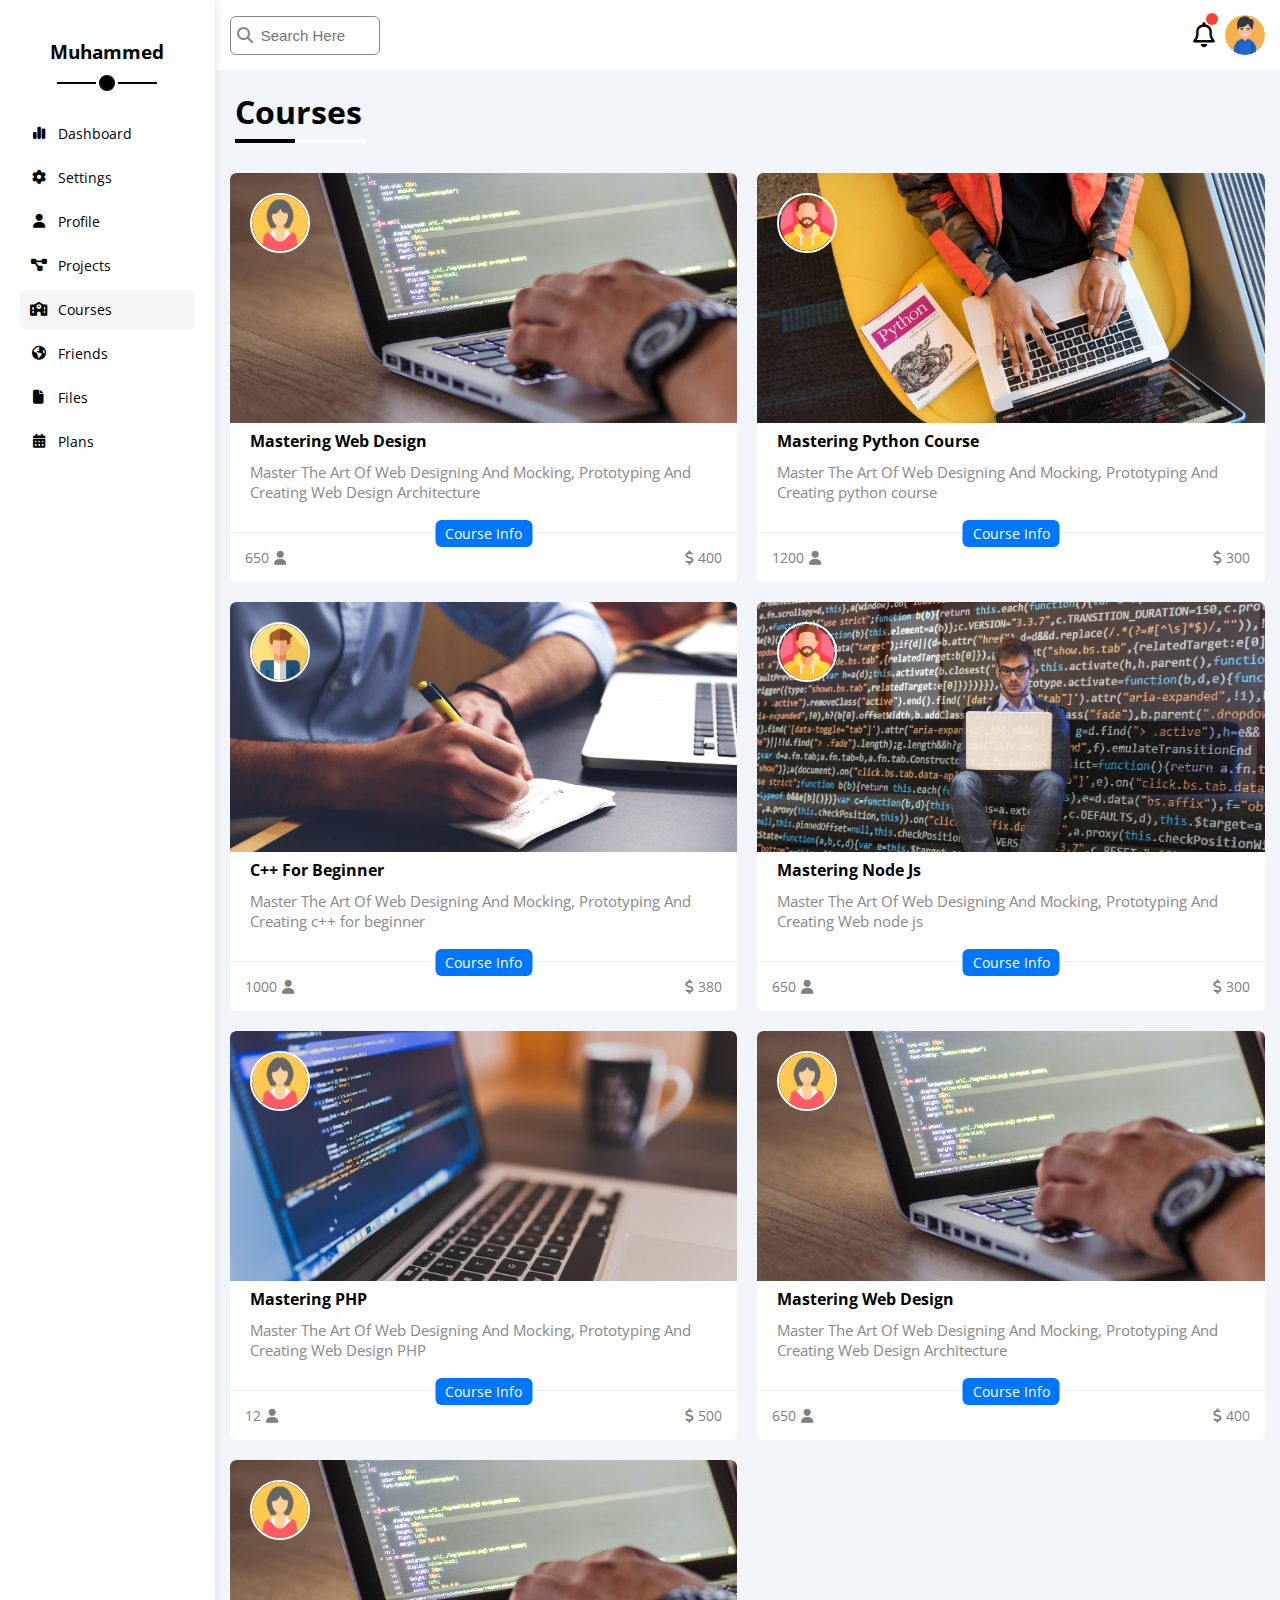
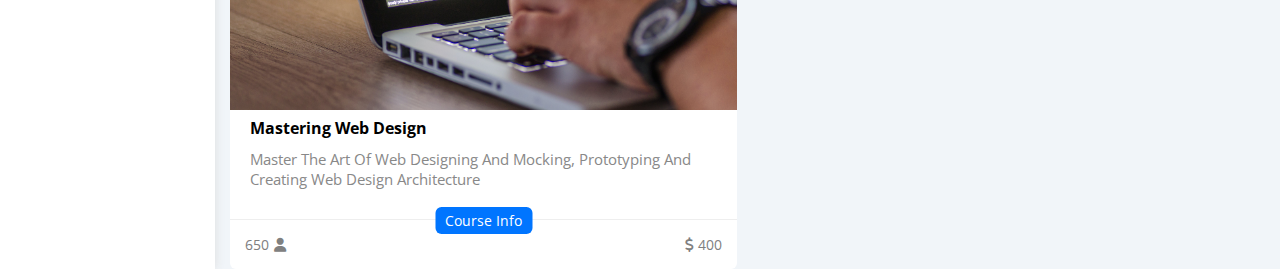
<file: courses.html>
<!DOCTYPE html>
<html lang="en">

<head>
    <meta charset="UTF-8" />
    <meta name="viewport" content="width=device-width, initial-scale=1.0" />
    <title>T4 courses</title>
    <!-- font awesome -->
    <link rel="stylesheet" href="css/all.min.css" />
    <!-- google fonts -->
    <link rel="preconnect" href="https://fonts.googleapis.com" />
    <link rel="preconnect" href="https://fonts.gstatic.com" crossorigin />
    <link href="https://fonts.googleapis.com/css2?family=Open+Sans:wght@300;400;500;600;700;800&display=swap"
        rel="stylesheet" />
    <!-- css -->
    <link rel="stylesheet" href="css/framework.css" />
    <link rel="stylesheet" href="css/master.css" />
</head>

<body>
    <div class="page d-flex">
        <div class="sidebar bg-white p-20 p-relative">
            <h1>M</h1>
            <h3 class="p-relative txt-c mt-o">Muhammed</h3>
            <ul>
                <li>
                    <a href="index.html" class="d-flex align-center c-black fs-14 rad-6 p-10">
                        <i class="fa-solid fa-chart-simple fa-fw"></i>
                        <span class="fs-14 ml-10">dashboard</span>
                    </a>
                </li>
                <li>
                    <a href="settings.html" class="d-flex align-center c-black fs-14 rad-6 p-10">
                        <i class="fa-solid fa-gear fa-fw"></i>
                        <span class="fs-14 ml-10">settings</span>
                    </a>
                </li>
                <li>
                    <a href="profile.html" class="d-flex align-center c-black fs-14 rad-6 p-10">
                        <i class="fa-solid fa-user fa-fw"></i>
                        <span class="fs-14 ml-10">profile</span>
                    </a>
                </li>
                <li>
                    <a href="projects.html" class="d-flex align-center c-black fs-14 rad-6 p-10">
                        <i class="fa-solid fa-diagram-project fa-fw"></i>
                        <span class="fs-14 ml-10">projects</span>
                    </a>
                </li>
                <li>
                    <a href="courses.html" class="active d-flex align-center c-black fs-14 rad-6 p-10">
                        <i class="fa-solid fa-school fa-fw"></i>
                        <span class="fs-14 ml-10">courses</span>
                    </a>
                </li>
                <li>
                    <a href="friends.html" class="d-flex align-center c-black fs-14 rad-6 p-10">
                        <i class="fa-solid fa-earth-americas fa-fw"></i>
                        <span class="fs-14 ml-10">friends</span>
                    </a>
                </li>
                <li>
                    <a href="index.html" class="d-flex align-center c-black fs-14 rad-6 p-10">
                        <i class="fa-solid fa-file fa-fw"></i>
                        <span class="fs-14 ml-10">files</span>
                    </a>
                </li>
                <li>
                    <a href="plans.html" class="d-flex align-center c-black fs-14 rad-6 p-10">
                        <i class="fa-solid fa-calendar-days fa-fw"></i>
                        <span class="fs-14 ml-10">plans</span>
                    </a>
                </li>
            </ul>
        </div>
        <div class="content w-full">
            <!-- Start Head -->
            <div class="head p-15 flex-between bg-white">
                <div class="search p-relative">
                    <input class="searchInput p-10 rad-6" type="search" name="search" id="search"
                        placeholder="Search Here" />
                </div>
                <div class="person d-flex">
                    <div class="notification p-relative d-flex align-center">
                        <i class="fa-regular fa-bell fa-lg"></i>
                    </div>
                    <img src="./images/person.png" alt="user" class="ml-10" />
                </div>
            </div>
            <!-- End Head -->
            <h1 class="p-relative">courses</h1>
            <div class="courses">
                <div class="card rad-6 bg-white ">
                    <div class="avatar">
                        <img src="./images/t1.png" alt="" srcset="">
                        <img src="./images/pexels-lukas-574071.jpg" alt="">
                    </div>
                    <div class="para">
                        <h4 class="capitalize mb-0 mt-7">mastering web design</h4>
                        <p class="c-gray fs-15 mt-10 mb-30">Master The Art Of Web Designing And Mocking, Prototyping And
                            Creating Web Design Architecture
                        </p>
                    </div>
                    <div class="info flex-between">
                        <span class="capitalize c-white d-block bg-blue btn-shape">course info</span>
                        <div class="person d-flex align-center">
                            <span class="d-block mr-5">650</span>
                            <i class="fa-solid fa-user"></i>
                        </div>
                        <div class="cost d-flex align-center">
                            <i class="fa-solid fa-dollar-sign  mr-5"></i>
                            <span class="d-block">400</span>
                        </div>
                    </div>
                </div>
                <div class="card rad-6 bg-white ">
                    <div class="avatar">
                        <img src="./images/t2.png" alt="" srcset="">
                        <img src="./images/pexels-python.jpg" alt="">
                    </div>
                    <div class="para">
                        <h4 class="capitalize mb-0 mt-7">mastering python course</h4>
                        <p class="c-gray fs-15 mt-10 mb-30">Master The Art Of Web Designing And Mocking, Prototyping And
                            Creating python course
                        </p>
                    </div>
                    <div class="info flex-between">
                        <span class="capitalize c-white d-block bg-blue btn-shape">course info</span>
                        <div class="person d-flex align-center">
                            <span class="d-block mr-5">1200</span>
                            <i class="fa-solid fa-user"></i>
                        </div>
                        <div class="cost d-flex align-center">
                            <i class="fa-solid fa-dollar-sign  mr-5"></i>
                            <span class="d-block">300</span>
                        </div>
                    </div>
                </div>
                <div class="card rad-6 bg-white ">
                    <div class="avatar">
                        <img src="./images/t3.png" alt="" srcset="">
                        <img src="./images/man-593333_1280.jpg" alt="">
                    </div>
                    <div class="para">
                        <h4 class="capitalize mb-0 mt-7">c++ for beginner</h4>
                        <p class="c-gray fs-15 mt-10 mb-30">Master The Art Of Web Designing And Mocking, Prototyping And
                            Creating c++ for beginner
                        </p>
                    </div>
                    <div class="info flex-between">
                        <span class="capitalize c-white d-block bg-blue btn-shape">course info</span>
                        <div class="person d-flex align-center">
                            <span class="d-block mr-5">1000</span>
                            <i class="fa-solid fa-user"></i>
                        </div>
                        <div class="cost d-flex align-center">
                            <i class="fa-solid fa-dollar-sign  mr-5"></i>
                            <span class="d-block">380</span>
                        </div>
                    </div>
                </div>
                <div class="card rad-6 bg-white ">
                    <div class="avatar">
                        <img src="./images/t2.png" alt="" srcset="">
                        <img src="./images/programmer.jpg" alt="">
                    </div>
                    <div class="para">
                        <h4 class="capitalize mb-0 mt-7">mastering node js</h4>
                        <p class="c-gray fs-15 mt-10 mb-30">Master The Art Of Web Designing And Mocking, Prototyping And
                            Creating Web node js
                        </p>
                    </div>
                    <div class="info flex-between">
                        <span class="capitalize c-white d-block bg-blue btn-shape">course info</span>
                        <div class="person d-flex align-center">
                            <span class="d-block mr-5">650</span>
                            <i class="fa-solid fa-user"></i>
                        </div>
                        <div class="cost d-flex align-center">
                            <i class="fa-solid fa-dollar-sign  mr-5"></i>
                            <span class="d-block">300</span>
                        </div>
                    </div>
                </div>
                <div class="card rad-6 bg-white ">
                    <div class="avatar">
                        <img src="./images/t1.png" alt="" srcset="">
                        <img src="./images/coding.jpg" alt="">
                    </div>
                    <div class="para">
                        <h4 class="capitalize mb-0 mt-7">mastering PHP</h4>
                        <p class="c-gray fs-15 mt-10 mb-30">Master The Art Of Web Designing And Mocking, Prototyping And
                            Creating Web Design PHP
                        </p>
                    </div>
                    <div class="info flex-between">
                        <span class="capitalize c-white d-block bg-blue btn-shape">course info</span>
                        <div class="person d-flex align-center">
                            <span class="d-block mr-5">12</span>
                            <i class="fa-solid fa-user"></i>
                        </div>
                        <div class="cost d-flex align-center">
                            <i class="fa-solid fa-dollar-sign  mr-5"></i>
                            <span class="d-block">500</span>
                        </div>
                    </div>
                </div>
                <div class="card rad-6 bg-white ">
                    <div class="avatar">
                        <img src="./images/t1.png" alt="" srcset="">
                        <img src="./images/pexels-lukas-574071.jpg" alt="">
                    </div>
                    <div class="para">
                        <h4 class="capitalize mb-0 mt-7">mastering web design</h4>
                        <p class="c-gray fs-15 mt-10 mb-30">Master The Art Of Web Designing And Mocking, Prototyping And Creating Web Design Architecture
                        </p>
                    </div>
                    <div class="info flex-between">
                        <span class="capitalize c-white d-block bg-blue btn-shape">course info</span>
                        <div class="person d-flex align-center">
                            <span class="d-block mr-5">650</span>
                            <i class="fa-solid fa-user"></i>
                        </div>
                        <div class="cost d-flex align-center">
                            <i class="fa-solid fa-dollar-sign  mr-5"></i>
                            <span class="d-block">400</span>
                        </div>
                    </div>
                </div>
                <div class="card rad-6 bg-white ">
                    <div class="avatar">
                        <img src="./images/t1.png" alt="" srcset="">
                        <img src="./images/pexels-lukas-574071.jpg" alt="">
                    </div>
                    <div class="para">
                        <h4 class="capitalize mb-0 mt-7">mastering web design</h4>
                        <p class="c-gray fs-15 mt-10 mb-30">Master The Art Of Web Designing And Mocking, Prototyping And Creating Web Design Architecture
                        </p>
                    </div>
                    <div class="info flex-between">
                        <span class="capitalize c-white d-block bg-blue btn-shape">course info</span>
                        <div class="person d-flex align-center">
                            <span class="d-block mr-5">650</span>
                            <i class="fa-solid fa-user"></i>
                        </div>
                        <div class="cost d-flex align-center">
                            <i class="fa-solid fa-dollar-sign  mr-5"></i>
                            <span class="d-block">400</span>
                        </div>
                    </div>
                </div>
            </div>
        </div>
    </div>
</body>

</html>
</file>
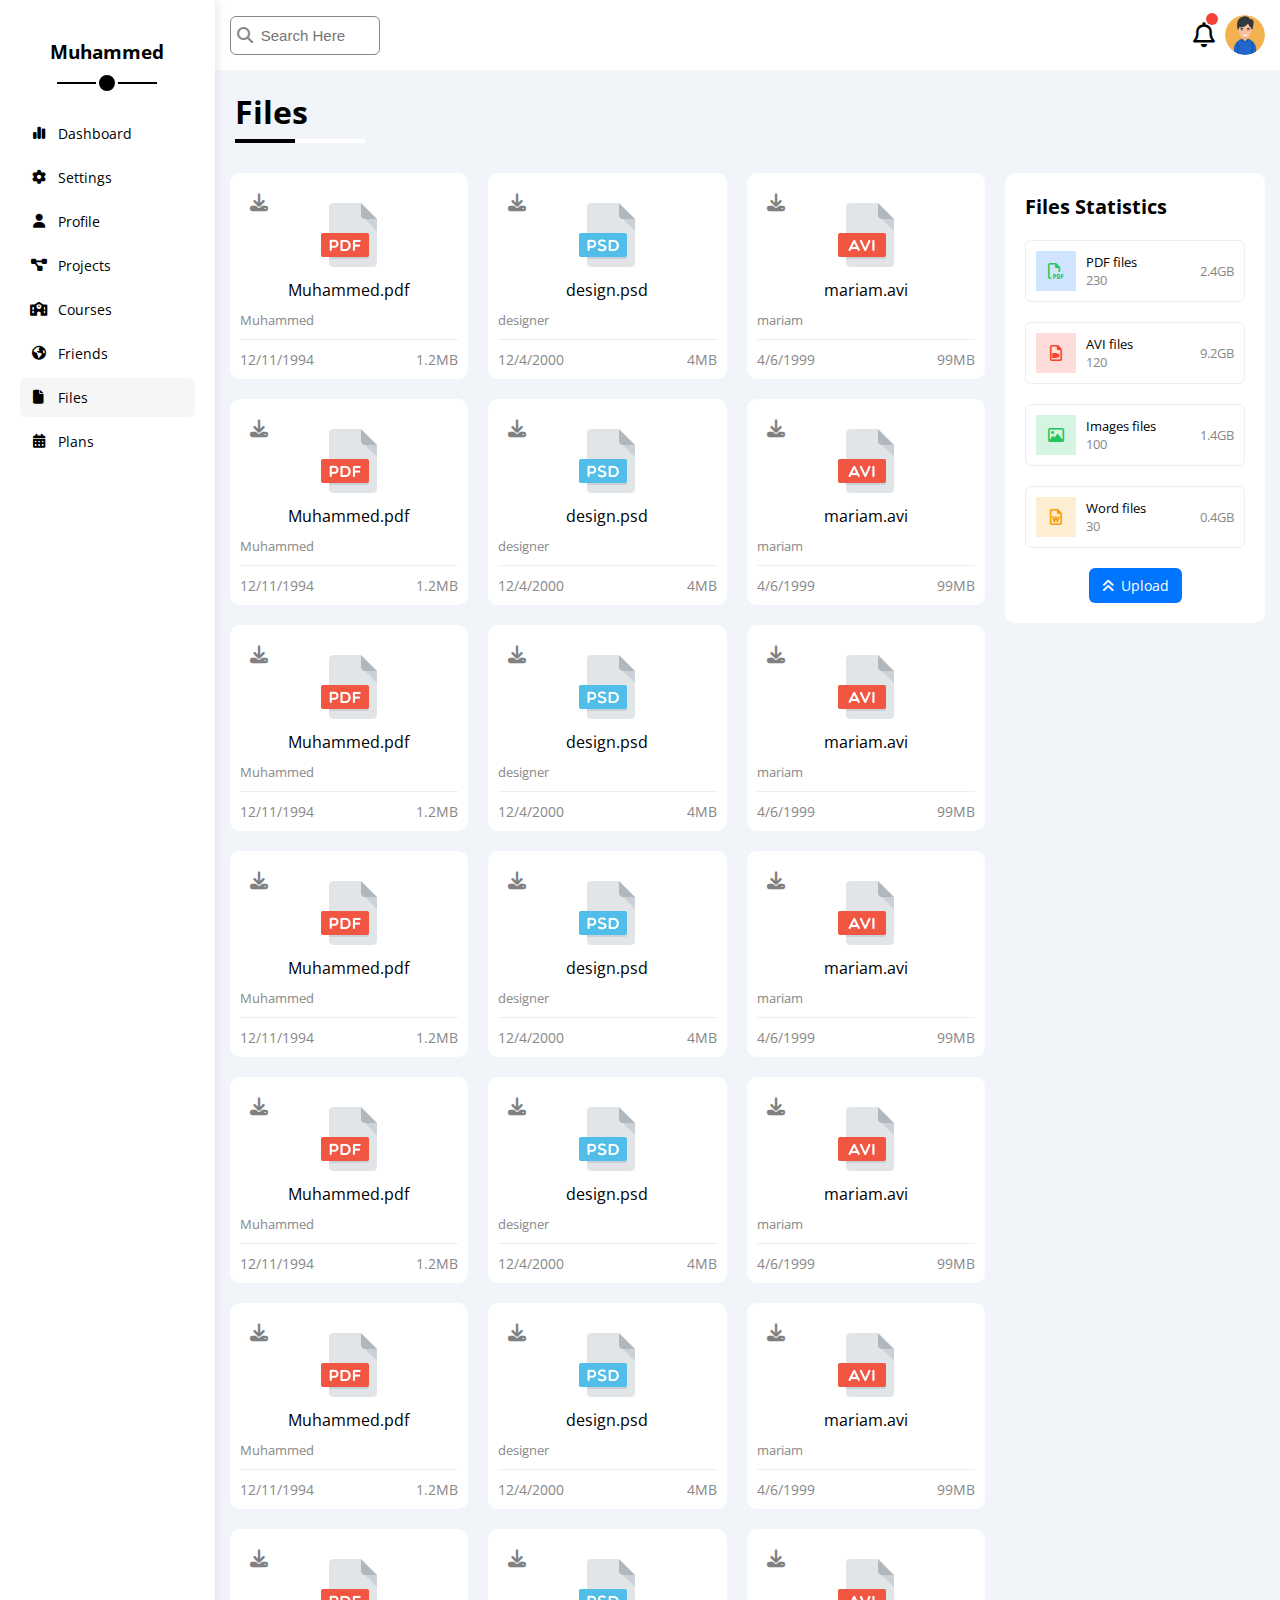
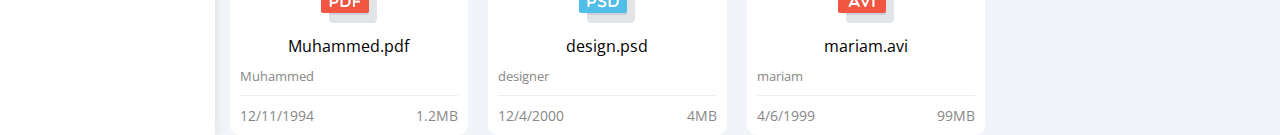
<file: files.html>
<!DOCTYPE html>
<html lang="en">

<head>
    <meta charset="UTF-8" />
    <meta name="viewport" content="width=device-width, initial-scale=1.0" />
    <title>T4 Files</title>
    <!-- font awesome -->
    <link rel="stylesheet" href="css/all.min.css" />
    <!-- google fonts -->
    <link rel="preconnect" href="https://fonts.googleapis.com" />
    <link rel="preconnect" href="https://fonts.gstatic.com" crossorigin />
    <link href="https://fonts.googleapis.com/css2?family=Open+Sans:wght@300;400;500;600;700;800&display=swap"
        rel="stylesheet" />
    <!-- css -->
    <link rel="stylesheet" href="css/framework.css" />
    <link rel="stylesheet" href="css/master.css" />
</head>

<body>
    <div class="page d-flex">
        <div class="sidebar bg-white p-20 p-relative">
            <h1>M</h1>
            <h3 class="p-relative txt-c mt-o">Muhammed</h3>
            <ul>
                <li>
                    <a href="index.html" class="d-flex align-center c-black fs-14 rad-6 p-10">
                        <i class="fa-solid fa-chart-simple fa-fw"></i>
                        <span class="fs-14 ml-10">dashboard</span>
                    </a>
                </li>
                <li>
                    <a href="settings.html" class="d-flex align-center c-black fs-14 rad-6 p-10">
                        <i class="fa-solid fa-gear fa-fw"></i>
                        <span class="fs-14 ml-10">settings</span>
                    </a>
                </li>
                <li>
                    <a href="profile.html" class="d-flex align-center c-black fs-14 rad-6 p-10">
                        <i class="fa-solid fa-user fa-fw"></i>
                        <span class="fs-14 ml-10">profile</span>
                    </a>
                </li>
                <li>
                    <a href="projects.html" class="d-flex align-center c-black fs-14 rad-6 p-10">
                        <i class="fa-solid fa-diagram-project fa-fw"></i>
                        <span class="fs-14 ml-10">projects</span>
                    </a>
                </li>
                <li>
                    <a href="courses.html" class="d-flex align-center c-black fs-14 rad-6 p-10">
                        <i class="fa-solid fa-school fa-fw"></i>
                        <span class="fs-14 ml-10">courses</span>
                    </a>
                </li>
                <li>
                    <a href="friends.html" class="d-flex align-center c-black fs-14 rad-6 p-10">
                        <i class="fa-solid fa-earth-americas fa-fw"></i>
                        <span class="fs-14 ml-10">friends</span>
                    </a>
                </li>
                <li>
                    <a href="files.html" class="active d-flex align-center c-black fs-14 rad-6 p-10">
                        <i class="fa-solid fa-file fa-fw"></i>
                        <span class="fs-14 ml-10">files</span>
                    </a>
                </li>
                <li>
                    <a href="plans.html" class="d-flex align-center c-black fs-14 rad-6 p-10">
                        <i class="fa-solid fa-calendar-days fa-fw"></i>
                        <span class="fs-14 ml-10">plans</span>
                    </a>
                </li>
            </ul>
        </div>
        <div class="content w-full">
            <!-- Start Head -->
            <div class="head p-15 flex-between bg-white">
                <div class="search p-relative">
                    <input class="searchInput p-10 rad-6" type="search" name="search" id="search"
                        placeholder="Search Here" />
                </div>
                <div class="person d-flex">
                    <div class="notification p-relative d-flex align-center">
                        <i class="fa-regular fa-bell fa-lg"></i>
                    </div>
                    <img src="./images/person.png" alt="user" class="ml-10" />
                </div>
            </div>
            <!-- End Head -->
            <h1 class="p-relative">files</h1>
            <div class="files-page">
                <div class="stats bg-white p-20 rad-10 txt-c-mobile fs-13">
                    <h2 class="capitalize m-0">files statistics</h2>
                    <div class="stat d-flex align-center border-eee rad-6 p-10 mt-20">
                        <i class="fa-regular fa-file-pdf blue c-blue"></i>
                        <div class="info">
                            <p class="m-0">PDF files</p>
                            <span class="d-block c-gray">230</span>
                        </div>
                        <span class="size d-block c-gray">2.4GB</span>
                    </div>
                    <div class="stat d-flex align-center border-eee rad-6 p-10 mt-20">
                        <i class="fa-regular fa-file-video red"></i>
                        <div class="info">
                            <p class="m-0">AVI files</p>
                            <span class="d-block c-gray">120</span>
                        </div>
                        <span class="size d-block c-gray">9.2GB</span>
                    </div>
                    <div class="stat d-flex align-center border-eee rad-6 p-10 mt-20">
                        <i class="fa-regular fa-image green"></i>
                        <div class="info">
                            <p class="m-0">Images files</p>
                            <span class="d-block c-gray">100</span>
                        </div>
                        <span class="size d-block c-gray">1.4GB</span>
                    </div>
                    <div class="stat d-flex align-center border-eee rad-6 p-10 mt-20">
                        <i class="fa-regular fa-file-word yellow"></i>
                        <div class="info">
                            <p class="m-0">Word files</p>
                            <span class="d-block c-gray">30</span>
                        </div>
                        <span class="size d-block c-gray">0.4GB</span>
                    </div>
                    <div class="upload bg-blue c-white d-flex align-center">
                        <i class="fa-solid fa-angles-up mr-7"></i>
                        <span class="d-block">Upload</span>
                    </div>
                </div>
                <div class="files">
                    <div class="file rad-10 bg-white p-10 txt-c p-relative">
                        <i class="fa-solid fa-download download"></i>
                        <img src="./images/pdf.png" alt="">
                        <div class="mt-7">Muhammed.pdf</div>
                        <span class="author d-block c-gray fs-13">Muhammed</span>
                        <div class="info flex-between c-gray">
                            <div class="date">12/11/1994</div>
                            <div class="size">1.2MB</div>
                        </div>
                    </div>
                    <div class="file rad-10 bg-white p-10 txt-c p-relative">
                        <i class="fa-solid fa-download download"></i>
                        <img src="./images/psd.png" alt="">
                        <div class="mt-7">design.psd</div>
                        <span class="author d-block c-gray fs-13">designer</span>
                        <div class="info flex-between c-gray">
                            <div class="date">12/4/2000</div>
                            <div class="size">4MB</div>
                        </div>
                    </div>
                    <div class="file rad-10 bg-white p-10 txt-c p-relative">
                        <i class="fa-solid fa-download download"></i>
                        <img src="./images/avi.png" alt="">
                        <div class="mt-7">mariam.avi</div>
                        <span class="author d-block c-gray fs-13">mariam</span>
                        <div class="info flex-between c-gray">
                            <div class="date">4/6/1999</div>
                            <div class="size">99MB</div>
                        </div>
                    </div>
                    <div class="file rad-10 bg-white p-10 txt-c p-relative">
                        <i class="fa-solid fa-download download"></i>
                        <img src="./images/pdf.png" alt="">
                        <div class="mt-7">Muhammed.pdf</div>
                        <span class="author d-block c-gray fs-13">Muhammed</span>
                        <div class="info flex-between c-gray">
                            <div class="date">12/11/1994</div>
                            <div class="size">1.2MB</div>
                        </div>
                    </div>
                    <div class="file rad-10 bg-white p-10 txt-c p-relative">
                        <i class="fa-solid fa-download download"></i>
                        <img src="./images/psd.png" alt="">
                        <div class="mt-7">design.psd</div>
                        <span class="author d-block c-gray fs-13">designer</span>
                        <div class="info flex-between c-gray">
                            <div class="date">12/4/2000</div>
                            <div class="size">4MB</div>
                        </div>
                    </div>
                    <div class="file rad-10 bg-white p-10 txt-c p-relative">
                        <i class="fa-solid fa-download download"></i>
                        <img src="./images/avi.png" alt="">
                        <div class="mt-7">mariam.avi</div>
                        <span class="author d-block c-gray fs-13">mariam</span>
                        <div class="info flex-between c-gray">
                            <div class="date">4/6/1999</div>
                            <div class="size">99MB</div>
                        </div>
                    </div>
                    <div class="file rad-10 bg-white p-10 txt-c p-relative">
                        <i class="fa-solid fa-download download"></i>
                        <img src="./images/pdf.png" alt="">
                        <div class="mt-7">Muhammed.pdf</div>
                        <span class="author d-block c-gray fs-13">Muhammed</span>
                        <div class="info flex-between c-gray">
                            <div class="date">12/11/1994</div>
                            <div class="size">1.2MB</div>
                        </div>
                    </div>
                    <div class="file rad-10 bg-white p-10 txt-c p-relative">
                        <i class="fa-solid fa-download download"></i>
                        <img src="./images/psd.png" alt="">
                        <div class="mt-7">design.psd</div>
                        <span class="author d-block c-gray fs-13">designer</span>
                        <div class="info flex-between c-gray">
                            <div class="date">12/4/2000</div>
                            <div class="size">4MB</div>
                        </div>
                    </div>
                    <div class="file rad-10 bg-white p-10 txt-c p-relative">
                        <i class="fa-solid fa-download download"></i>
                        <img src="./images/avi.png" alt="">
                        <div class="mt-7">mariam.avi</div>
                        <span class="author d-block c-gray fs-13">mariam</span>
                        <div class="info flex-between c-gray">
                            <div class="date">4/6/1999</div>
                            <div class="size">99MB</div>
                        </div>
                    </div>
                    <div class="file rad-10 bg-white p-10 txt-c p-relative">
                        <i class="fa-solid fa-download download"></i>
                        <img src="./images/pdf.png" alt="">
                        <div class="mt-7">Muhammed.pdf</div>
                        <span class="author d-block c-gray fs-13">Muhammed</span>
                        <div class="info flex-between c-gray">
                            <div class="date">12/11/1994</div>
                            <div class="size">1.2MB</div>
                        </div>
                    </div>
                    <div class="file rad-10 bg-white p-10 txt-c p-relative">
                        <i class="fa-solid fa-download download"></i>
                        <img src="./images/psd.png" alt="">
                        <div class="mt-7">design.psd</div>
                        <span class="author d-block c-gray fs-13">designer</span>
                        <div class="info flex-between c-gray">
                            <div class="date">12/4/2000</div>
                            <div class="size">4MB</div>
                        </div>
                    </div>
                    <div class="file rad-10 bg-white p-10 txt-c p-relative">
                        <i class="fa-solid fa-download download"></i>
                        <img src="./images/avi.png" alt="">
                        <div class="mt-7">mariam.avi</div>
                        <span class="author d-block c-gray fs-13">mariam</span>
                        <div class="info flex-between c-gray">
                            <div class="date">4/6/1999</div>
                            <div class="size">99MB</div>
                        </div>
                    </div>
                    <div class="file rad-10 bg-white p-10 txt-c p-relative">
                        <i class="fa-solid fa-download download"></i>
                        <img src="./images/pdf.png" alt="">
                        <div class="mt-7">Muhammed.pdf</div>
                        <span class="author d-block c-gray fs-13">Muhammed</span>
                        <div class="info flex-between c-gray">
                            <div class="date">12/11/1994</div>
                            <div class="size">1.2MB</div>
                        </div>
                    </div>
                    <div class="file rad-10 bg-white p-10 txt-c p-relative">
                        <i class="fa-solid fa-download download"></i>
                        <img src="./images/psd.png" alt="">
                        <div class="mt-7">design.psd</div>
                        <span class="author d-block c-gray fs-13">designer</span>
                        <div class="info flex-between c-gray">
                            <div class="date">12/4/2000</div>
                            <div class="size">4MB</div>
                        </div>
                    </div>
                    <div class="file rad-10 bg-white p-10 txt-c p-relative">
                        <i class="fa-solid fa-download download"></i>
                        <img src="./images/avi.png" alt="">
                        <div class="mt-7">mariam.avi</div>
                        <span class="author d-block c-gray fs-13">mariam</span>
                        <div class="info flex-between c-gray">
                            <div class="date">4/6/1999</div>
                            <div class="size">99MB</div>
                        </div>
                    </div>
                    <div class="file rad-10 bg-white p-10 txt-c p-relative">
                        <i class="fa-solid fa-download download"></i>
                        <img src="./images/pdf.png" alt="">
                        <div class="mt-7">Muhammed.pdf</div>
                        <span class="author d-block c-gray fs-13">Muhammed</span>
                        <div class="info flex-between c-gray">
                            <div class="date">12/11/1994</div>
                            <div class="size">1.2MB</div>
                        </div>
                    </div>
                    <div class="file rad-10 bg-white p-10 txt-c p-relative">
                        <i class="fa-solid fa-download download"></i>
                        <img src="./images/psd.png" alt="">
                        <div class="mt-7">design.psd</div>
                        <span class="author d-block c-gray fs-13">designer</span>
                        <div class="info flex-between c-gray">
                            <div class="date">12/4/2000</div>
                            <div class="size">4MB</div>
                        </div>
                    </div>
                    <div class="file rad-10 bg-white p-10 txt-c p-relative">
                        <i class="fa-solid fa-download download"></i>
                        <img src="./images/avi.png" alt="">
                        <div class="mt-7">mariam.avi</div>
                        <span class="author d-block c-gray fs-13">mariam</span>
                        <div class="info flex-between c-gray">
                            <div class="date">4/6/1999</div>
                            <div class="size">99MB</div>
                        </div>
                    </div>
                    <div class="file rad-10 bg-white p-10 txt-c p-relative">
                        <i class="fa-solid fa-download download"></i>
                        <img src="./images/pdf.png" alt="">
                        <div class="mt-7">Muhammed.pdf</div>
                        <span class="author d-block c-gray fs-13">Muhammed</span>
                        <div class="info flex-between c-gray">
                            <div class="date">12/11/1994</div>
                            <div class="size">1.2MB</div>
                        </div>
                    </div>
                    <div class="file rad-10 bg-white p-10 txt-c p-relative">
                        <i class="fa-solid fa-download download"></i>
                        <img src="./images/psd.png" alt="">
                        <div class="mt-7">design.psd</div>
                        <span class="author d-block c-gray fs-13">designer</span>
                        <div class="info flex-between c-gray">
                            <div class="date">12/4/2000</div>
                            <div class="size">4MB</div>
                        </div>
                    </div>
                    <div class="file rad-10 bg-white p-10 txt-c p-relative">
                        <i class="fa-solid fa-download download"></i>
                        <img src="./images/avi.png" alt="">
                        <div class="mt-7">mariam.avi</div>
                        <span class="author d-block c-gray fs-13">mariam</span>
                        <div class="info flex-between c-gray">
                            <div class="date">4/6/1999</div>
                            <div class="size">99MB</div>
                        </div>
                    </div>
                </div>
            </div>

        </div>
    </div>
    </div>
</body>

</html>
</file>
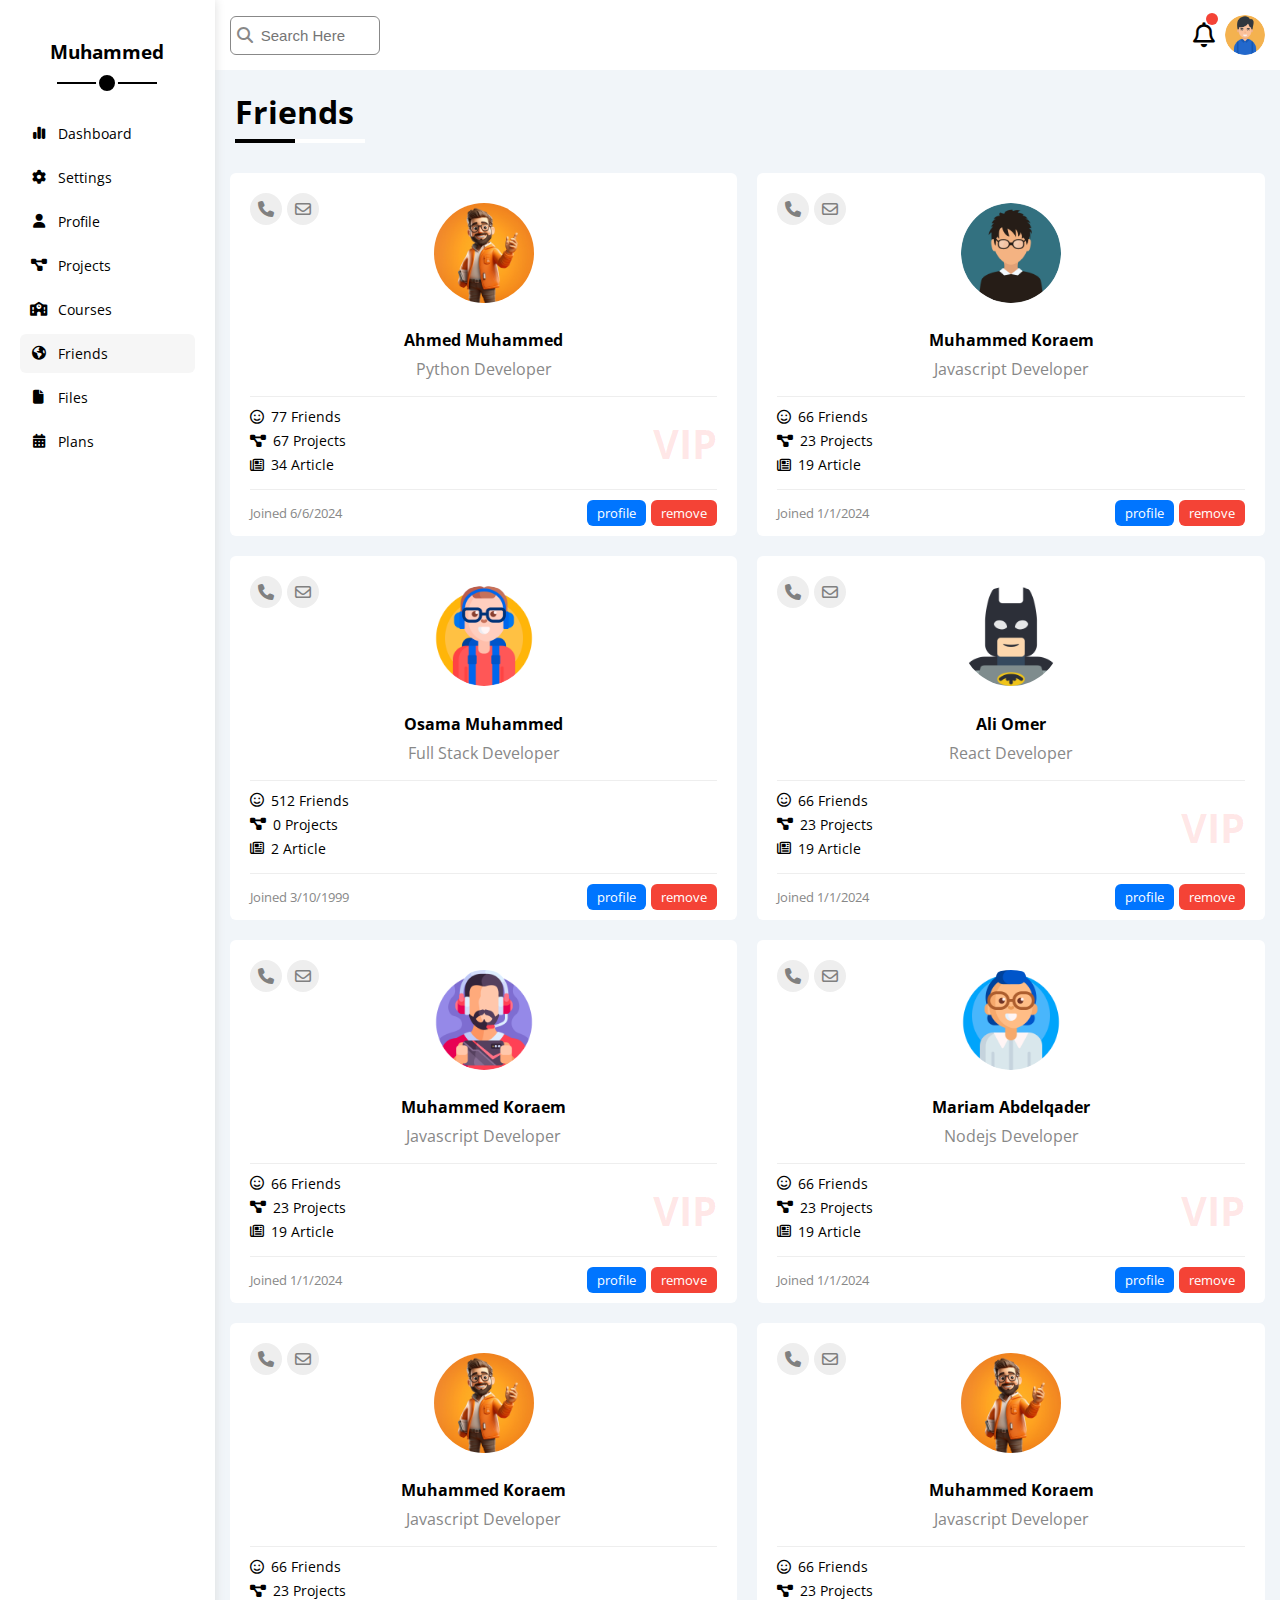
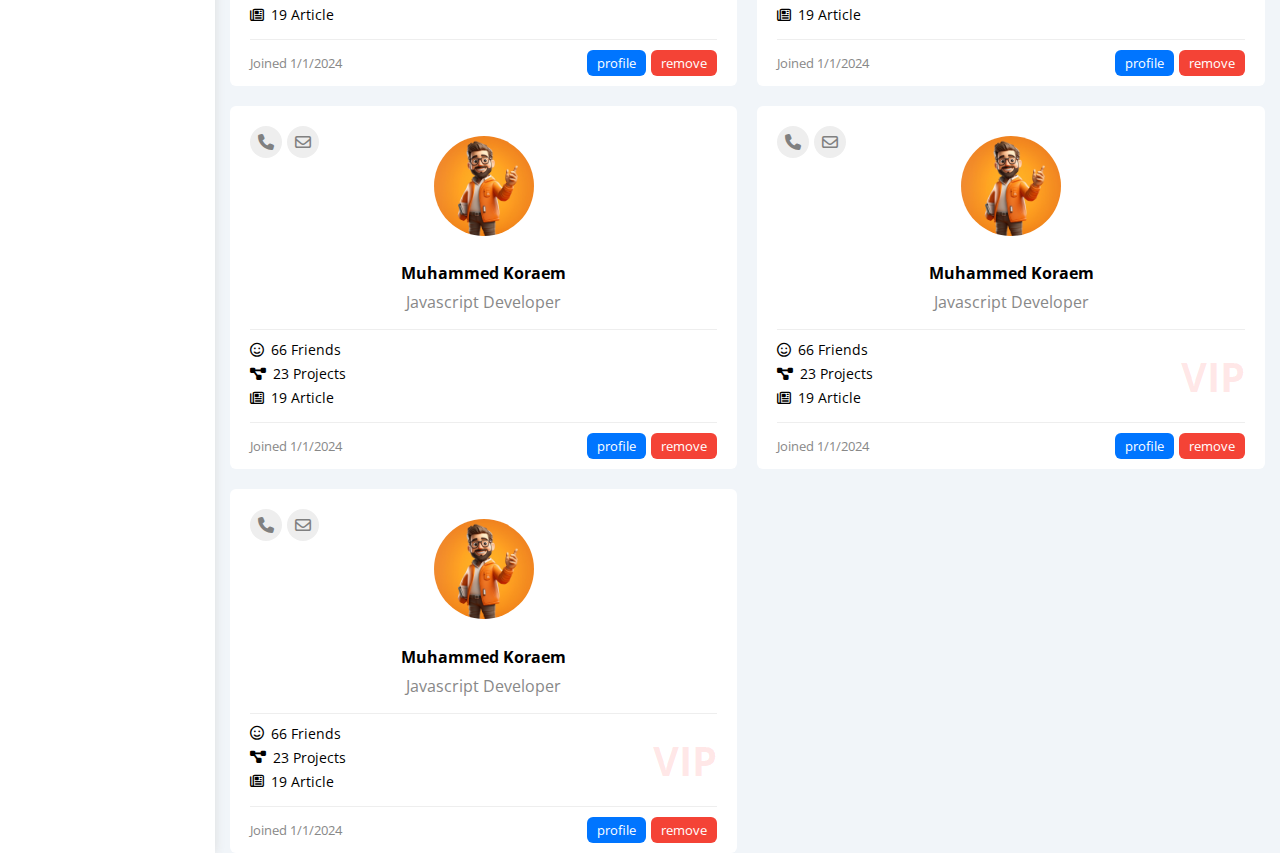
<file: friends.html>
<!DOCTYPE html>
<html lang="en">

<head>
    <meta charset="UTF-8" />
    <meta name="viewport" content="width=device-width, initial-scale=1.0" />
    <title>T4 Friends</title>
    <!-- font awesome -->
    <link rel="stylesheet" href="css/all.min.css" />
    <!-- google fonts -->
    <link rel="preconnect" href="https://fonts.googleapis.com" />
    <link rel="preconnect" href="https://fonts.gstatic.com" crossorigin />
    <link href="https://fonts.googleapis.com/css2?family=Open+Sans:wght@300;400;500;600;700;800&display=swap"
        rel="stylesheet" />
    <!-- css -->
    <link rel="stylesheet" href="css/framework.css" />
    <link rel="stylesheet" href="css/master.css" />
</head>

<body>
    <div class="page d-flex">
        <div class="sidebar bg-white p-20 p-relative">
            <h1>M</h1>
            <h3 class="p-relative txt-c mt-o">Muhammed</h3>
            <ul>
                <li>
                    <a href="index.html" class="d-flex align-center c-black fs-14 rad-6 p-10">
                        <i class="fa-solid fa-chart-simple fa-fw"></i>
                        <span class="fs-14 ml-10">dashboard</span>
                    </a>
                </li>
                <li>
                    <a href="settings.html" class="d-flex align-center c-black fs-14 rad-6 p-10">
                        <i class="fa-solid fa-gear fa-fw"></i>
                        <span class="fs-14 ml-10">settings</span>
                    </a>
                </li>
                <li>
                    <a href="profile.html" class="d-flex align-center c-black fs-14 rad-6 p-10">
                        <i class="fa-solid fa-user fa-fw"></i>
                        <span class="fs-14 ml-10">profile</span>
                    </a>
                </li>
                <li>
                    <a href="projects.html" class="d-flex align-center c-black fs-14 rad-6 p-10">
                        <i class="fa-solid fa-diagram-project fa-fw"></i>
                        <span class="fs-14 ml-10">projects</span>
                    </a>
                </li>
                <li>
                    <a href="courses.html" class="d-flex align-center c-black fs-14 rad-6 p-10">
                        <i class="fa-solid fa-school fa-fw"></i>
                        <span class="fs-14 ml-10">courses</span>
                    </a>
                </li>
                <li>
                    <a href="friends.html" class="active d-flex align-center c-black fs-14 rad-6 p-10">
                        <i class="fa-solid fa-earth-americas fa-fw"></i>
                        <span class="fs-14 ml-10">friends</span>
                    </a>
                </li>
                <li>
                    <a href="files.html" class="d-flex align-center c-black fs-14 rad-6 p-10">
                        <i class="fa-solid fa-file fa-fw"></i>
                        <span class="fs-14 ml-10">files</span>
                    </a>
                </li>
                <li>
                    <a href="plans.html" class="d-flex align-center c-black fs-14 rad-6 p-10">
                        <i class="fa-solid fa-calendar-days fa-fw"></i>
                        <span class="fs-14 ml-10">plans</span>
                    </a>
                </li>
            </ul>
        </div>
        <div class="content w-full">
            <!-- Start Head -->
            <div class="head p-15 flex-between bg-white">
                <div class="search p-relative">
                    <input class="searchInput p-10 rad-6" type="search" name="search" id="search"
                        placeholder="Search Here" />
                </div>
                <div class="person d-flex">
                    <div class="notification p-relative d-flex align-center">
                        <i class="fa-regular fa-bell fa-lg"></i>
                    </div>
                    <img src="./images/person.png" alt="user" class="ml-10" />
                </div>
            </div>
            <!-- End Head -->
            <h1 class="p-relative">friends</h1>
            <div class="friends">
                <div class="friend bg-white rad-6 ">
                    <div class="contact">
                        <i class="fa-solid fa-phone"></i>
                        <i class="fa-regular fa-envelope"></i>
                    </div>
                    <div class="main-info txt-c mt-20">
                        <img src="./images/f1.jpg" alt="">
                        <h4 class="capitalize mb-0 mt-">ahmed muhammed</h4>
                        <p class="capitalize c-gray mt-7">python developer</p>
                    </div>
                    <div class="friend-info fs-14 capitalize">
                        <span>VIP</span>
                        <div class="d-flex align-center mb-5">
                            <i class="fa-regular fa-face-smile"></i>
                            <span class="d-block ml-7">77 friends</span>
                        </div>
                        <div class="d-flex align-center mb-5">
                            <i class="fa-solid fa-diagram-project"></i>
                            <span class="d-block ml-7">67 projects</span>
                        </div>
                        <div class="d-flex align-center mb-5">
                            <i class="fa-regular fa-newspaper"></i>
                            <span class="d-block ml-7 ">34 article</span>
                        </div>
                    </div>
                    <div class="info fs-13 flex-between mt-10">
                        <span class="d-block c-gray capitalize">joined 6/6/2024</span>
                        <div class="btns d-flex align-center">
                            <span class="btn-shape c-white bg-blue d-block mr-5">profile</span>
                            <span class="btn-shape c-white bg-red d-block">remove</span>
                        </div>
                    </div>
                </div>
                <div class="friend bg-white rad-6 ">
                    <div class="contact">
                        <i class="fa-solid fa-phone"></i>
                        <i class="fa-regular fa-envelope"></i>
                    </div>
                    <div class="main-info txt-c mt-20">
                        <img src="./images/f2.png" alt="">
                        <h4 class="capitalize mb-0 mt-">muhammed koraem</h4>
                        <p class="capitalize c-gray mt-7">javascript developer</p>
                    </div>
                    <div class="friend-info fs-14 capitalize">
                        
                        <div class="d-flex align-center mb-5">
                            <i class="fa-regular fa-face-smile"></i>
                            <span class="d-block ml-7">66 friends</span>
                        </div>
                        <div class="d-flex align-center mb-5">
                            <i class="fa-solid fa-diagram-project"></i>
                            <span class="d-block ml-7">23 projects</span>
                        </div>
                        <div class="d-flex align-center mb-5">
                            <i class="fa-regular fa-newspaper"></i>
                            <span class="d-block ml-7 ">19 article</span>
                        </div>
                    </div>
                    <div class="info fs-13 flex-between mt-10">
                        <span class="d-block c-gray capitalize">joined 1/1/2024</span>
                        <div class="btns d-flex align-center">
                            <span class="btn-shape c-white bg-blue d-block mr-5">profile</span>
                            <span class="btn-shape c-white bg-red d-block">remove</span>
                        </div>
                    </div>
                </div>
                <div class="friend bg-white rad-6 ">
                    <div class="contact">
                        <i class="fa-solid fa-phone"></i>
                        <i class="fa-regular fa-envelope"></i>
                    </div>
                    <div class="main-info txt-c mt-20">
                        <img src="./images/f3.png" alt="">
                        <h4 class="capitalize mb-0 mt-">osama muhammed</h4>
                        <p class="capitalize c-gray mt-7">full stack developer</p>
                    </div>
                    <div class="friend-info fs-14 capitalize">
                        <div class="d-flex align-center mb-5">
                            <i class="fa-regular fa-face-smile"></i>
                            <span class="d-block ml-7">512 friends</span>
                        </div>
                        <div class="d-flex align-center mb-5">
                            <i class="fa-solid fa-diagram-project"></i>
                            <span class="d-block ml-7">0 projects</span>
                        </div>
                        <div class="d-flex align-center mb-5">
                            <i class="fa-regular fa-newspaper"></i>
                            <span class="d-block ml-7 ">2 article</span>
                        </div>
                    </div>
                    <div class="info fs-13 flex-between mt-10">
                        <span class="d-block c-gray capitalize">joined 3/10/1999</span>
                        <div class="btns d-flex align-center">
                            <span class="btn-shape c-white bg-blue d-block mr-5">profile</span>
                            <span class="btn-shape c-white bg-red d-block">remove</span>
                        </div>
                    </div>
                </div>
                <div class="friend bg-white rad-6 ">
                    <div class="contact">
                        <i class="fa-solid fa-phone"></i>
                        <i class="fa-regular fa-envelope"></i>
                    </div>
                    <div class="main-info txt-c mt-20">
                        <img src="./images/f4.png" alt="">
                        <h4 class="capitalize mb-0 mt-">ali omer</h4>
                        <p class="capitalize c-gray mt-7">react developer</p>
                    </div>
                    <div class="friend-info fs-14 capitalize">
                        <span>VIP</span>
                        <div class="d-flex align-center mb-5">
                            <i class="fa-regular fa-face-smile"></i>
                            <span class="d-block ml-7">66 friends</span>
                        </div>
                        <div class="d-flex align-center mb-5">
                            <i class="fa-solid fa-diagram-project"></i>
                            <span class="d-block ml-7">23 projects</span>
                        </div>
                        <div class="d-flex align-center mb-5">
                            <i class="fa-regular fa-newspaper"></i>
                            <span class="d-block ml-7 ">19 article</span>
                        </div>
                    </div>
                    <div class="info fs-13 flex-between mt-10">
                        <span class="d-block c-gray capitalize">joined 1/1/2024</span>
                        <div class="btns d-flex align-center">
                            <span class="btn-shape c-white bg-blue d-block mr-5">profile</span>
                            <span class="btn-shape c-white bg-red d-block">remove</span>
                        </div>
                    </div>
                </div>
                <div class="friend bg-white rad-6 ">
                    <div class="contact">
                        <i class="fa-solid fa-phone"></i>
                        <i class="fa-regular fa-envelope"></i>
                    </div>
                    <div class="main-info txt-c mt-20">
                        <img src="./images/f6.png" alt="">
                        <h4 class="capitalize mb-0 mt-">muhammed koraem</h4>
                        <p class="capitalize c-gray mt-7">javascript developer</p>
                    </div>
                    <div class="friend-info fs-14 capitalize">
                        <span>VIP</span>
                        <div class="d-flex align-center mb-5">
                            <i class="fa-regular fa-face-smile"></i>
                            <span class="d-block ml-7">66 friends</span>
                        </div>
                        <div class="d-flex align-center mb-5">
                            <i class="fa-solid fa-diagram-project"></i>
                            <span class="d-block ml-7">23 projects</span>
                        </div>
                        <div class="d-flex align-center mb-5">
                            <i class="fa-regular fa-newspaper"></i>
                            <span class="d-block ml-7 ">19 article</span>
                        </div>
                    </div>
                    <div class="info fs-13 flex-between mt-10">
                        <span class="d-block c-gray capitalize">joined 1/1/2024</span>
                        <div class="btns d-flex align-center">
                            <span class="btn-shape c-white bg-blue d-block mr-5">profile</span>
                            <span class="btn-shape c-white bg-red d-block">remove</span>
                        </div>
                    </div>
                </div>
                <div class="friend bg-white rad-6 ">
                    <div class="contact">
                        <i class="fa-solid fa-phone"></i>
                        <i class="fa-regular fa-envelope"></i>
                    </div>
                    <div class="main-info txt-c mt-20">
                        <img src="./images/f5.png" alt="">
                        <h4 class="capitalize mb-0 mt-">mariam abdelqader</h4>
                        <p class="capitalize c-gray mt-7">nodejs developer</p>
                    </div>
                    <div class="friend-info fs-14 capitalize">
                        <span>VIP</span>
                        <div class="d-flex align-center mb-5">
                            <i class="fa-regular fa-face-smile"></i>
                            <span class="d-block ml-7">66 friends</span>
                        </div>
                        <div class="d-flex align-center mb-5">
                            <i class="fa-solid fa-diagram-project"></i>
                            <span class="d-block ml-7">23 projects</span>
                        </div>
                        <div class="d-flex align-center mb-5">
                            <i class="fa-regular fa-newspaper"></i>
                            <span class="d-block ml-7 ">19 article</span>
                        </div>
                    </div>
                    <div class="info fs-13 flex-between mt-10">
                        <span class="d-block c-gray capitalize">joined 1/1/2024</span>
                        <div class="btns d-flex align-center">
                            <span class="btn-shape c-white bg-blue d-block mr-5">profile</span>
                            <span class="btn-shape c-white bg-red d-block">remove</span>
                        </div>
                    </div>
                </div>
                <div class="friend bg-white rad-6 ">
                    <div class="contact">
                        <i class="fa-solid fa-phone"></i>
                        <i class="fa-regular fa-envelope"></i>
                    </div>
                    <div class="main-info txt-c mt-20">
                        <img src="./images/f1.jpg" alt="">
                        <h4 class="capitalize mb-0 mt-">muhammed koraem</h4>
                        <p class="capitalize c-gray mt-7">javascript developer</p>
                    </div>
                    <div class="friend-info fs-14 capitalize">
                        
                        <div class="d-flex align-center mb-5">
                            <i class="fa-regular fa-face-smile"></i>
                            <span class="d-block ml-7">66 friends</span>
                        </div>
                        <div class="d-flex align-center mb-5">
                            <i class="fa-solid fa-diagram-project"></i>
                            <span class="d-block ml-7">23 projects</span>
                        </div>
                        <div class="d-flex align-center mb-5">
                            <i class="fa-regular fa-newspaper"></i>
                            <span class="d-block ml-7 ">19 article</span>
                        </div>
                    </div>
                    <div class="info fs-13 flex-between mt-10">
                        <span class="d-block c-gray capitalize">joined 1/1/2024</span>
                        <div class="btns d-flex align-center">
                            <span class="btn-shape c-white bg-blue d-block mr-5">profile</span>
                            <span class="btn-shape c-white bg-red d-block">remove</span>
                        </div>
                    </div>
                </div>
                <div class="friend bg-white rad-6 ">
                    <div class="contact">
                        <i class="fa-solid fa-phone"></i>
                        <i class="fa-regular fa-envelope"></i>
                    </div>
                    <div class="main-info txt-c mt-20">
                        <img src="./images/f1.jpg" alt="">
                        <h4 class="capitalize mb-0 mt-">muhammed koraem</h4>
                        <p class="capitalize c-gray mt-7">javascript developer</p>
                    </div>
                    <div class="friend-info fs-14 capitalize">
                        <div class="d-flex align-center mb-5">
                            <i class="fa-regular fa-face-smile"></i>
                            <span class="d-block ml-7">66 friends</span>
                        </div>
                        <div class="d-flex align-center mb-5">
                            <i class="fa-solid fa-diagram-project"></i>
                            <span class="d-block ml-7">23 projects</span>
                        </div>
                        <div class="d-flex align-center mb-5">
                            <i class="fa-regular fa-newspaper"></i>
                            <span class="d-block ml-7 ">19 article</span>
                        </div>
                    </div>
                    <div class="info fs-13 flex-between mt-10">
                        <span class="d-block c-gray capitalize">joined 1/1/2024</span>
                        <div class="btns d-flex align-center">
                            <span class="btn-shape c-white bg-blue d-block mr-5">profile</span>
                            <span class="btn-shape c-white bg-red d-block">remove</span>
                        </div>
                    </div>
                </div>
                <div class="friend bg-white rad-6 ">
                    <div class="contact">
                        <i class="fa-solid fa-phone"></i>
                        <i class="fa-regular fa-envelope"></i>
                    </div>
                    <div class="main-info txt-c mt-20">
                        <img src="./images/f1.jpg" alt="">
                        <h4 class="capitalize mb-0 mt-">muhammed koraem</h4>
                        <p class="capitalize c-gray mt-7">javascript developer</p>
                    </div>
                    <div class="friend-info fs-14 capitalize">
                       
                        <div class="d-flex align-center mb-5">
                            <i class="fa-regular fa-face-smile"></i>
                            <span class="d-block ml-7">66 friends</span>
                        </div>
                        <div class="d-flex align-center mb-5">
                            <i class="fa-solid fa-diagram-project"></i>
                            <span class="d-block ml-7">23 projects</span>
                        </div>
                        <div class="d-flex align-center mb-5">
                            <i class="fa-regular fa-newspaper"></i>
                            <span class="d-block ml-7 ">19 article</span>
                        </div>
                    </div>
                    <div class="info fs-13 flex-between mt-10">
                        <span class="d-block c-gray capitalize">joined 1/1/2024</span>
                        <div class="btns d-flex align-center">
                            <span class="btn-shape c-white bg-blue d-block mr-5">profile</span>
                            <span class="btn-shape c-white bg-red d-block">remove</span>
                        </div>
                    </div>
                </div>
                <div class="friend bg-white rad-6 ">
                    <div class="contact">
                        <i class="fa-solid fa-phone"></i>
                        <i class="fa-regular fa-envelope"></i>
                    </div>
                    <div class="main-info txt-c mt-20">
                        <img src="./images/f1.jpg" alt="">
                        <h4 class="capitalize mb-0 mt-">muhammed koraem</h4>
                        <p class="capitalize c-gray mt-7">javascript developer</p>
                    </div>
                    <div class="friend-info fs-14 capitalize">
                        <span>VIP</span>
                        <div class="d-flex align-center mb-5">
                            <i class="fa-regular fa-face-smile"></i>
                            <span class="d-block ml-7">66 friends</span>
                        </div>
                        <div class="d-flex align-center mb-5">
                            <i class="fa-solid fa-diagram-project"></i>
                            <span class="d-block ml-7">23 projects</span>
                        </div>
                        <div class="d-flex align-center mb-5">
                            <i class="fa-regular fa-newspaper"></i>
                            <span class="d-block ml-7 ">19 article</span>
                        </div>
                    </div>
                    <div class="info fs-13 flex-between mt-10">
                        <span class="d-block c-gray capitalize">joined 1/1/2024</span>
                        <div class="btns d-flex align-center">
                            <span class="btn-shape c-white bg-blue d-block mr-5">profile</span>
                            <span class="btn-shape c-white bg-red d-block">remove</span>
                        </div>
                    </div>
                </div>
                <div class="friend bg-white rad-6 ">
                    <div class="contact">
                        <i class="fa-solid fa-phone"></i>
                        <i class="fa-regular fa-envelope"></i>
                    </div>
                    <div class="main-info txt-c mt-20">
                        <img src="./images/f1.jpg" alt="">
                        <h4 class="capitalize mb-0 mt-">muhammed koraem</h4>
                        <p class="capitalize c-gray mt-7">javascript developer</p>
                    </div>
                    <div class="friend-info fs-14 capitalize">
                        <span>VIP</span>
                        <div class="d-flex align-center mb-5">
                            <i class="fa-regular fa-face-smile"></i>
                            <span class="d-block ml-7">66 friends</span>
                        </div>
                        <div class="d-flex align-center mb-5">
                            <i class="fa-solid fa-diagram-project"></i>
                            <span class="d-block ml-7">23 projects</span>
                        </div>
                        <div class="d-flex align-center mb-5">
                            <i class="fa-regular fa-newspaper"></i>
                            <span class="d-block ml-7 ">19 article</span>
                        </div>
                    </div>
                    <div class="info fs-13 flex-between mt-10">
                        <span class="d-block c-gray capitalize">joined 1/1/2024</span>
                        <div class="btns d-flex align-center">
                            <span class="btn-shape c-white bg-blue d-block mr-5">profile</span>
                            <span class="btn-shape c-white bg-red d-block">remove</span>
                        </div>
                    </div>
                </div>
            </div>
        </div>
    </div>
</body>

</html>
</file>
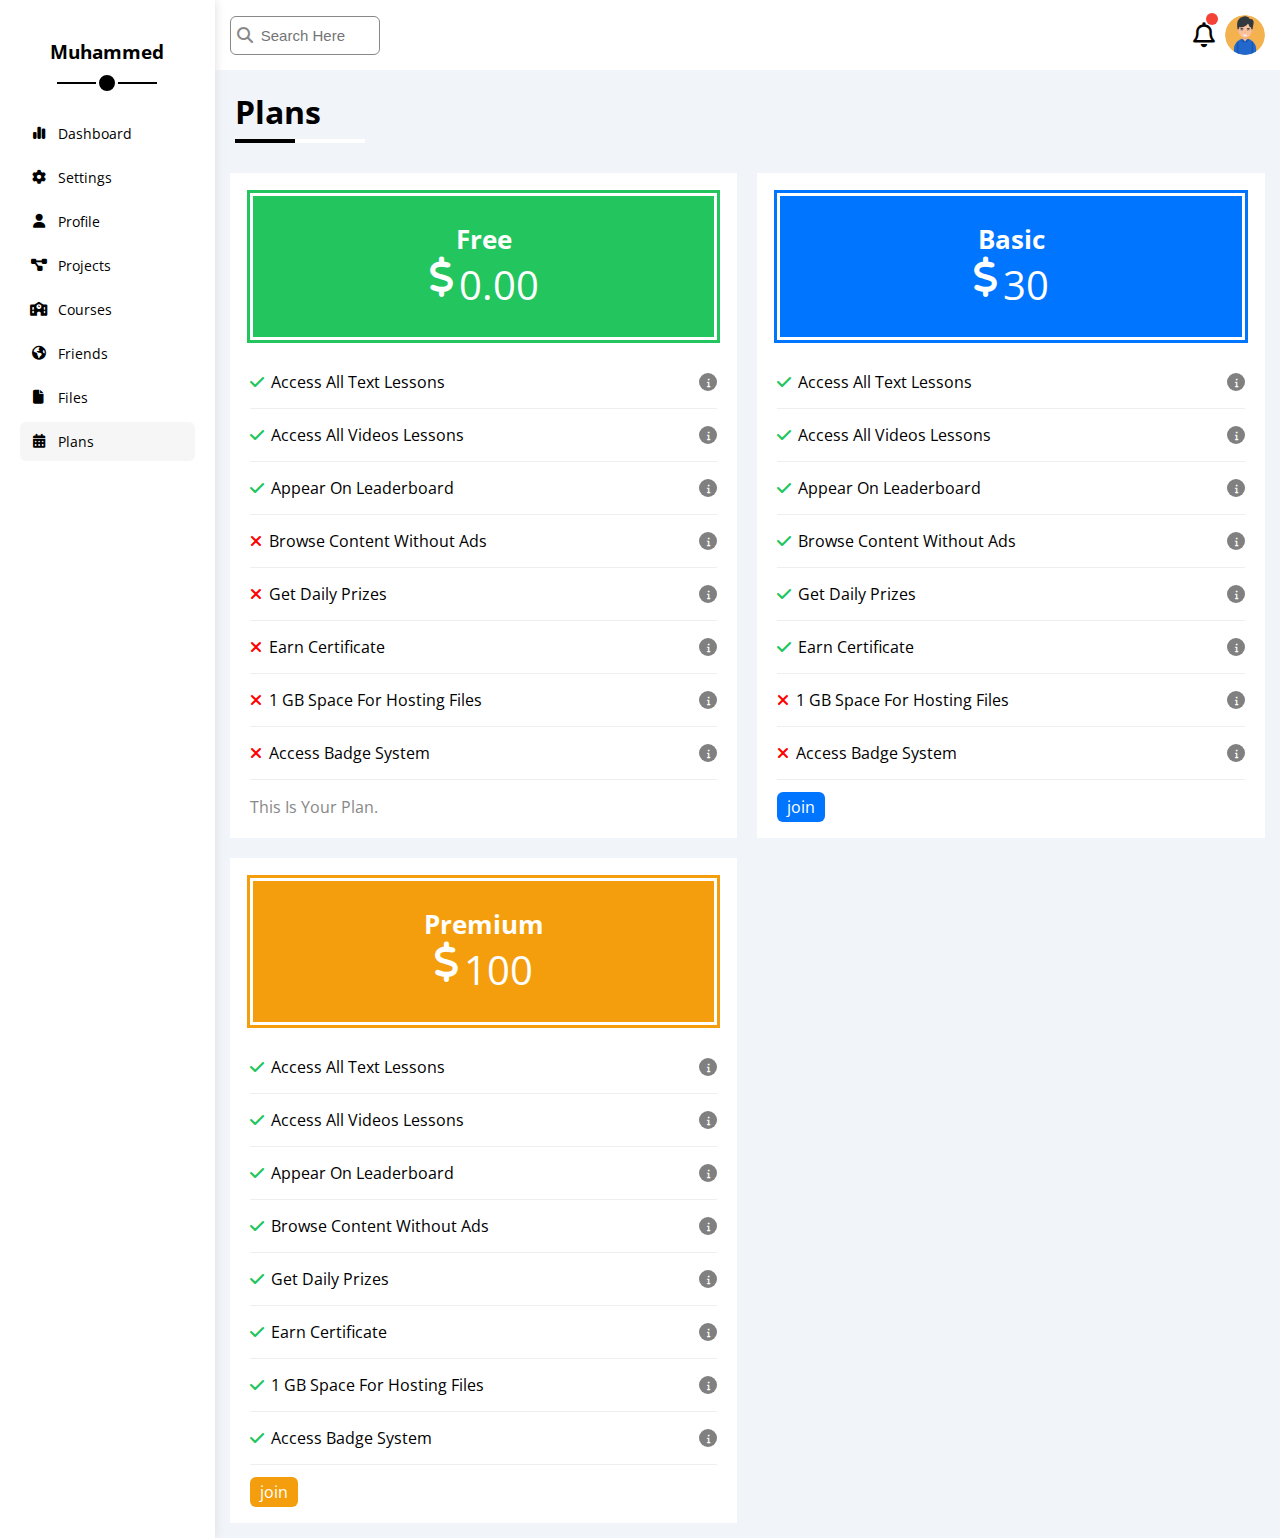
<file: plans.html>
<!DOCTYPE html>
<html lang="en">

<head>
    <meta charset="UTF-8" />
    <meta name="viewport" content="width=device-width, initial-scale=1.0" />
    <title>T4 Plans</title>
    <!-- font awesome -->
    <link rel="stylesheet" href="css/all.min.css" />
    <!-- google fonts -->
    <link rel="preconnect" href="https://fonts.googleapis.com" />
    <link rel="preconnect" href="https://fonts.gstatic.com" crossorigin />
    <link href="https://fonts.googleapis.com/css2?family=Open+Sans:wght@300;400;500;600;700;800&display=swap"
        rel="stylesheet" />
    <!-- css -->
    <link rel="stylesheet" href="css/framework.css" />
    <link rel="stylesheet" href="css/master.css" />
</head>

<body>
    <div class="page d-flex">
        <div class="sidebar bg-white p-20 p-relative">
            <h1>M</h1>
            <h3 class="p-relative txt-c mt-o">Muhammed</h3>
            <ul>
                <li>
                    <a href="index.html" class="d-flex align-center c-black fs-14 rad-6 p-10">
                        <i class="fa-solid fa-chart-simple fa-fw"></i>
                        <span class="fs-14 ml-10">dashboard</span>
                    </a>
                </li>
                <li>
                    <a href="settings.html" class="d-flex align-center c-black fs-14 rad-6 p-10">
                        <i class="fa-solid fa-gear fa-fw"></i>
                        <span class="fs-14 ml-10">settings</span>
                    </a>
                </li>
                <li>
                    <a href="profile.html" class="d-flex align-center c-black fs-14 rad-6 p-10">
                        <i class="fa-solid fa-user fa-fw"></i>
                        <span class="fs-14 ml-10">profile</span>
                    </a>
                </li>
                <li>
                    <a href="projects.html" class="d-flex align-center c-black fs-14 rad-6 p-10">
                        <i class="fa-solid fa-diagram-project fa-fw"></i>
                        <span class="fs-14 ml-10">projects</span>
                    </a>
                </li>
                <li>
                    <a href="courses.html" class="d-flex align-center c-black fs-14 rad-6 p-10">
                        <i class="fa-solid fa-school fa-fw"></i>
                        <span class="fs-14 ml-10">courses</span>
                    </a>
                </li>
                <li>
                    <a href="friends.html" class="d-flex align-center c-black fs-14 rad-6 p-10">
                        <i class="fa-solid fa-earth-americas fa-fw"></i>
                        <span class="fs-14 ml-10">friends</span>
                    </a>
                </li>
                <li>
                    <a href="files.html" class="d-flex align-center c-black fs-14 rad-6 p-10">
                        <i class="fa-solid fa-file fa-fw"></i>
                        <span class="fs-14 ml-10">files</span>
                    </a>
                </li>
                <li>
                    <a href="plans.html" class="active d-flex align-center c-black fs-14 rad-6 p-10">
                        <i class="fa-solid fa-calendar-days fa-fw"></i>
                        <span class="fs-14 ml-10">plans</span>
                    </a>
                </li>
            </ul>
        </div>
        <div class="content w-full">
            <!-- Start Head -->
            <div class="head p-15 flex-between bg-white">
                <div class="search p-relative">
                    <input class="searchInput p-10 rad-6" type="search" name="search" id="search"
                        placeholder="Search Here" />
                </div>
                <div class="person d-flex">
                    <div class="notification p-relative d-flex align-center">
                        <i class="fa-regular fa-bell fa-lg"></i>
                    </div>
                    <img src="./images/person.png" alt="user" class="ml-10" />
                </div>
            </div>
            <!-- End Head -->
            <h1 class="p-relative">plans</h1>
            <div class="plans">
                <div class="plan free bg-white p-20">
                    <div class="head txt-c">
                        <span class="d-block plan-type bold">Free</span>
                        <div class="price d-flex flex-center">
                            <i class="fa-solid fa-dollar-sign"></i>
                            <span class="d-block">0.00</span>
                        </div>
                    </div>
                    <ul>
                        <li class="d-flex align-center p-relative">
                            <i class="fa-solid fa-check c-green"></i>
                            <span class="d-block">Access All Text Lessons</span>
                        </li>
                        <li class="d-flex align-center p-relative">
                            <i class="fa-solid fa-check c-green"></i>
                            <span class="d-block">Access All Videos Lessons</span>
                        </li>
                        <li class="d-flex align-center p-relative">
                            <i class="fa-solid fa-check c-green"></i>
                            <span class="d-block">Appear On Leaderboard</span>
                        </li>
                        <li class="d-flex align-center p-relative">
                            <i class="fa-solid fa-xmark x-mark"></i>
                            <span class="d-block">Browse Content Without Ads</span>
                        </li>
                        <li class="d-flex align-center p-relative">
                            <i class="fa-solid fa-xmark x-mark"></i>
                            <span class="d-block">Get Daily Prizes</span>
                        </li>
                        <li class="d-flex align-center p-relative">
                            <i class="fa-solid fa-xmark x-mark"></i>
                            <span class="d-block">Earn Certificate</span>
                        </li>
                        <li class="d-flex align-center p-relative">
                            <i class="fa-solid fa-xmark x-mark"></i>
                            <span class="d-block">1 GB Space For Hosting Files</span>
                        </li>
                        <li class="d-flex align-center p-relative">
                            <i class="fa-solid fa-xmark x-mark"></i>
                            <span class="d-block">Access Badge System
                            </span>
                        </li>
                    </ul>
                    <span class="d-block c-gray capitalize">this is your plan.</span>
                </div>
                <div class="plan basic bg-white p-20">
                    <div class="head txt-c">
                        <span class="d-block plan-type bold">Basic</span>
                        <div class="price d-flex flex-center">
                            <i class="fa-solid fa-dollar-sign"></i>
                            <span class="d-block">30</span>
                        </div>
                    </div>
                    <ul>
                        <li class="d-flex align-center p-relative">
                            <i class="fa-solid fa-check c-green"></i>
                            <span class="d-block">Access All Text Lessons</span>
                        </li>
                        <li class="d-flex align-center p-relative">
                            <i class="fa-solid fa-check c-green"></i>
                            <span class="d-block">Access All Videos Lessons</span>
                        </li>
                        <li class="d-flex align-center p-relative">
                            <i class="fa-solid fa-check c-green"></i>
                            <span class="d-block">Appear On Leaderboard</span>
                        </li>
                        <li class="d-flex align-center p-relative">
                            <i class="fa-solid fa-check c-green"></i>
                            <span class="d-block">Browse Content Without Ads</span>
                        </li>
                        <li class="d-flex align-center p-relative">
                            <i class="fa-solid fa-check c-green"></i>
                            <span class="d-block">Get Daily Prizes</span>
                        </li>
                        <li class="d-flex align-center p-relative">
                            <i class="fa-solid fa-check c-green"></i>
                            <span class="d-block">Earn Certificate</span>
                        </li>
                        <li class="d-flex align-center p-relative">
                            <i class="fa-solid fa-xmark x-mark"></i>
                            <span class="d-block">1 GB Space For Hosting Files</span>
                        </li>
                        <li class="d-flex align-center p-relative">
                            <i class="fa-solid fa-xmark x-mark"></i>
                            <span class="d-block">Access Badge System
                            </span>
                        </li>
                    </ul>
                    <span class=" btn-shape bg-blue c-white">join</span>
                </div>
                <div class="plan premium bg-white p-20">
                    <div class="head txt-c">
                        <span class="d-block plan-type bold">Premium</span>
                        <div class="price d-flex flex-center">
                            <i class="fa-solid fa-dollar-sign"></i>
                            <span class="d-block">100</span>
                        </div>
                    </div>
                    <ul>
                        <li class="d-flex align-center p-relative">
                            <i class="fa-solid fa-check c-green"></i>
                            <span class="d-block">Access All Text Lessons</span>
                        </li>
                        <li class="d-flex align-center p-relative">
                            <i class="fa-solid fa-check c-green"></i>
                            <span class="d-block">Access All Videos Lessons</span>
                        </li>
                        <li class="d-flex align-center p-relative">
                            <i class="fa-solid fa-check c-green"></i>
                            <span class="d-block">Appear On Leaderboard</span>
                        </li>
                        <li class="d-flex align-center p-relative">
                            <i class="fa-solid fa-check c-green"></i>
                            <span class="d-block">Browse Content Without Ads</span>
                        </li>
                        <li class="d-flex align-center p-relative">
                            <i class="fa-solid fa-check c-green"></i>
                            <span class="d-block">Get Daily Prizes</span>
                        </li>
                        <li class="d-flex align-center p-relative">
                            <i class="fa-solid fa-check c-green"></i>
                            <span class="d-block">Earn Certificate</span>
                        </li>
                        <li class="d-flex align-center p-relative">
                            <i class="fa-solid fa-check c-green"></i>
                            <span class="d-block">1 GB Space For Hosting Files</span>
                        </li>
                        <li class="d-flex align-center p-relative">
                            <i class="fa-solid fa-check c-green"></i>
                            <span class="d-block">Access Badge System
                            </span>
                        </li>
                    </ul>
                    <span class=" btn-shape bg-orange c-white">join</span>
                </div>
            </div>
        </div>
    </div>
</body>

</html>
</file>
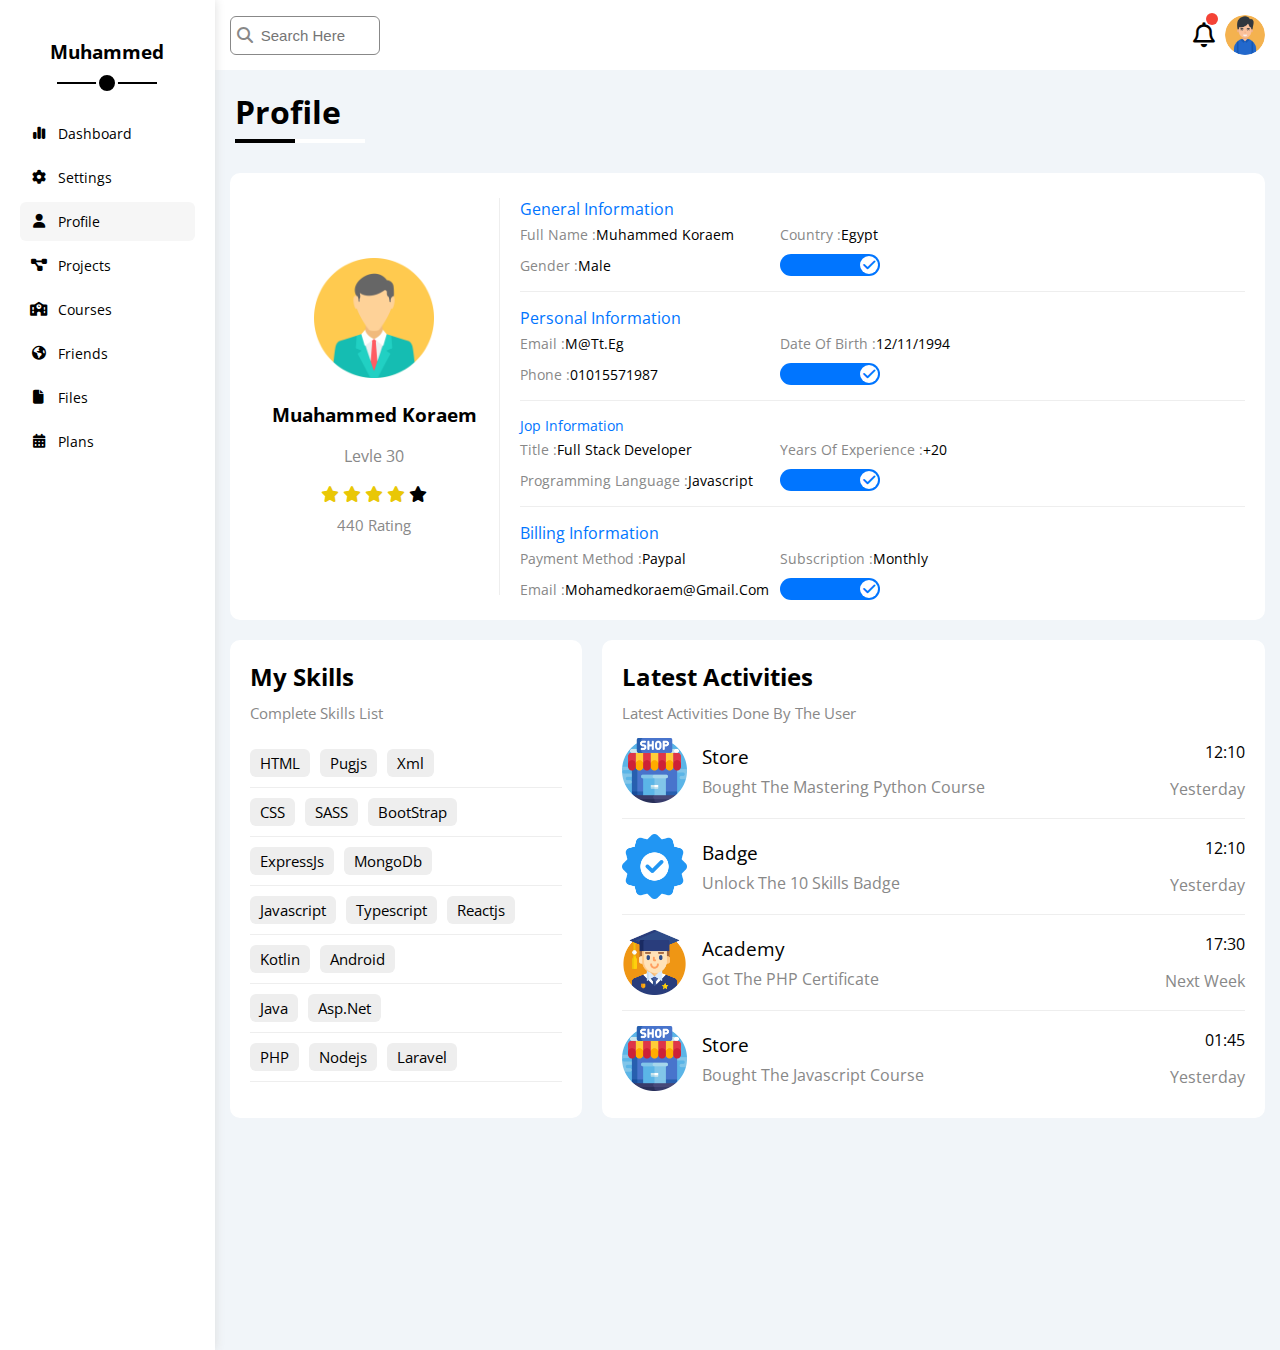
<file: profile.html>
<!DOCTYPE html>
<html lang="en">

<head>
  <meta charset="UTF-8" />
  <meta name="viewport" content="width=device-width, initial-scale=1.0" />
  <title>Profile</title>
  <!-- font awesome -->
  <link rel="stylesheet" href="css/all.min.css" />
  <!-- google fonts -->
  <link rel="preconnect" href="https://fonts.googleapis.com" />
  <link rel="preconnect" href="https://fonts.gstatic.com" crossorigin />
  <link href="https://fonts.googleapis.com/css2?family=Open+Sans:wght@300;400;500;600;700;800&display=swap"
    rel="stylesheet" />
  <!-- css -->
  <link rel="stylesheet" href="css/framework.css" />
  <link rel="stylesheet" href="css/master.css" />
</head>

<body>
  <div class="page d-flex">
    <div class="sidebar bg-white p-20 p-relative">
      <h1>M</h1>
      <h3 class="p-relative txt-c mt-o">Muhammed</h3>
      <ul>
        <li>
          <a href="index.html" class=" d-flex align-center c-black fs-14 rad-6 p-10">
            <i class="fa-solid fa-chart-simple fa-fw"></i>
            <span class="fs-14 ml-10">dashboard</span>
          </a>
        </li>
        <li>
          <a href="settings.html" class="d-flex align-center c-black fs-14 rad-6 p-10">
            <i class="fa-solid fa-gear fa-fw"></i>
            <span class="fs-14 ml-10">settings</span>
          </a>
        </li>
        <li>
          <a href="profile.html" class="active d-flex align-center c-black fs-14 rad-6 p-10">
            <i class="fa-solid fa-user fa-fw"></i>
            <span class="fs-14 ml-10">profile</span>
          </a>
        </li>
        <li>
          <a href="projects.html" class="d-flex align-center c-black fs-14 rad-6 p-10">
            <i class="fa-solid fa-diagram-project fa-fw"></i>
            <span class="fs-14 ml-10">projects</span>
          </a>
        </li>
        <li>
          <a href="courses.html" class="d-flex align-center c-black fs-14 rad-6 p-10">
            <i class="fa-solid fa-school fa-fw"></i>
            <span class="fs-14 ml-10">courses</span>
          </a>
        </li>
        <li>
          <a href="friends.html" class="d-flex align-center c-black fs-14 rad-6 p-10">
            <i class="fa-solid fa-earth-americas fa-fw"></i>
            <span class="fs-14 ml-10">friends</span>
          </a>
        </li>
        <li>
          <a href="files.html" class="d-flex align-center c-black fs-14 rad-6 p-10">
            <i class="fa-solid fa-file fa-fw"></i>
            <span class="fs-14 ml-10">files</span>
          </a>
        </li>
        <li>
          <a href="plans.html" class="d-flex align-center c-black fs-14 rad-6 p-10">
            <i class="fa-solid fa-calendar-days fa-fw"></i>
            <span class="fs-14 ml-10">plans</span>
          </a>
        </li>
      </ul>
    </div>
    <div class="content w-full">
      <!-- Start Head -->
      <div class="head p-15 flex-between bg-white">
        <div class="search p-relative">
          <input class="searchInput p-10 rad-6" type="search" name="search" id="search" placeholder="Search Here" />
        </div>
        <div class="person d-flex">
          <div class="notification p-relative d-flex align-center">
            <i class="fa-regular fa-bell fa-lg"></i>
          </div>
          <img src="./images/person.png" alt="user" class="ml-10" />
        </div>
      </div>
      <!-- End Head -->
      <h1 class="p-relative">profile</h1>
      <div class="profile-content overflow-h">
        <div class="info-cont bg-white p-20 rad-10 d-flex align-center block-mobile">
          <div class="avatar txt-c capitalize">
            <img src="./images/profile.png" alt="" srcset="">
            <h3>muahammed koraem</h3>
            <p class="c-gray">levle 30</p>
            <div class="rate">
            </div>
            <div class="stars">
              <i class="fa-solid fa-star"></i>
              <i class="fa-solid fa-star"></i>
              <i class="fa-solid fa-star"></i>
              <i class="fa-solid fa-star"></i>
              <i class="fa-solid fa-star"></i>
            </div>
            <span class="d-block mt-10 fs-15 c-gray">440 rating</span>
          </div>
          <!-- ##################### -->
          <div class="all-info capitalize">
            <div class="info">
              <p>general information</p>
              <div class="details">
                <div>
                  <p>full name : </p>
                  <span>muhammed Koraem</span>
                </div>
                <div>
                  <p>country : </p>
                  <span>egypt</span>
                </div>
                <div>
                  <p>gender : </p>
                  <span>male</span>
                </div>
                <div>
                  <label>
                    <input class="toggle-checkbox" type="checkbox" checked />
                    <div class="toggle-switch"></div>
                  </label>
                </div>
              </div>
            </div>
            <div class="info">
              <p>personal information</p>
              <div class="details">
                <div>
                  <p>email : </p>
                  <span>m@tt.eg</span>
                </div>
                <div>
                  <p>date of birth : </p>
                  <span>12/11/1994</span>
                </div>
                <div>
                  <p>phone :</p>
                  <span>01015571987</span>
                </div>
                <div>
                  <label>
                    <input class="toggle-checkbox" type="checkbox" checked />
                    <div class="toggle-switch"></div>
                  </label>
                </div>
              </div>
            </div>
            <div class="info fs-14">
              <p>jop information</p>
              <div class="details">
                <div>
                  <p>title :</p>
                  <span>full stack developer</span>
                </div>
                <div>
                  <p>years of experience :</p>
                  <span>+20</span>
                </div>
                <div>
                  <p>programming language :</p>
                  <span>javascript</span>
                </div>
                <div>
                  <label>
                    <input class="toggle-checkbox" type="checkbox" checked />
                    <div class="toggle-switch"></div>
                  </label>
                </div>
              </div>
            </div>
            <div class="info">
              <p>billing information</p>
              <div class="details">
                <div>
                  <p>payment method :</p>
                  <span>paypal</span>
                </div>
                <div>
                  <p>subscription :</p>
                  <span>monthly</span>
                </div>
                <div>
                  <p>email :</p>
                  <span>mohamedkoraem@gmail.com</span>
                </div>
                <div>
                  <label>
                    <input class="toggle-checkbox" type="checkbox" checked />
                    <div class="toggle-switch"></div>
                  </label>
                </div>
              </div>
            </div>
          </div>
        </div>
        <div class="skills-activities d-flex mt-20 ">
          <div class="skills bg-white rad-10 p-20">
            <h2 class="capitalize m-0">my skills</h2>
            <p class="capitalize c-gray fs-15 mt-10">complete skills list</p>
            <ul>
              <li>
                <span class="fs-15 btn-shape bg-eee">HTML</span>
                <span class="fs-15 btn-shape bg-eee">pugjs</span>
                <span class="fs-15 btn-shape bg-eee">xml</span>
              </li>
              <li>
                <span class="fs-15 btn-shape bg-eee">CSS</span>
                <span class="fs-15 btn-shape bg-eee">SASS</span>
                <span class="fs-15 btn-shape bg-eee">BootStrap</span>
              </li>
              <li>
                <span class="fs-15 btn-shape bg-eee">expressJs</span>
                <span class="fs-15 btn-shape bg-eee">mongoDb</span>
              </li>
              <li>
                <span class="fs-15 btn-shape bg-eee">javascript</span>
                <span class="fs-15 btn-shape bg-eee">typescript</span>
                <span class="fs-15 btn-shape bg-eee">reactjs</span>
              </li>
              <li>
                <span class="fs-15 btn-shape bg-eee">kotlin</span>
                <span class="fs-15 btn-shape bg-eee">android</span>
              </li>
              <li>
                <span class="fs-15 btn-shape bg-eee">java</span>
                <span class="fs-15 btn-shape bg-eee">asp.net</span>
              </li>
              <li>
                <span class="fs-15 btn-shape bg-eee">PHP</span>
                <span class="fs-15 btn-shape bg-eee">Nodejs</span>
                <span class="fs-15 btn-shape bg-eee">laravel</span>
              </li>
            </ul>
          </div>
          <div class="activities bg-white rad-10 p-20">
            <h2 class="capitalize m-0">latest activities</h2>
            <p class="capitalize c-gray fs-15 mt-10">latest activities done by the user</p>
            <div class="activity flex-between txt-c-mobile">
              <div class="act-info d-flex align-center">
                <img src="./images/shop.png" alt="">
                <div class="info">
                  <h3 class="capitalize ">store</h3>
                  <p class="capitalize c-gray mt-20">bought the mastering python course</p>
                </div>
              </div>
              <div class="act-date ml-15">
                <span class="d-block mb-15">12:10</span>
                <span class="d-block capitalize c-gray ">yesterday</span>
              </div>
            </div>
            <div class="activity flex-between  txt-c-mobile mt-15">
              <div class="act-info d-flex align-center">
                <img src="./images/badge.png" alt="">
                <div class="info">
                  <h3 class="capitalize ">badge</h3>
                  <p class="capitalize c-gray mt-20">unlock the 10 skills badge</p>
                </div>
              </div>
              <div class="act-date ml-15">
                <span class="d-block mb-15">12:10</span>
                <span class="d-block capitalize c-gray ">yesterday</span>
              </div>
            </div>
            <div class="activity flex-between txt-c-mobile mt-15">
              <div class="act-info d-flex align-center">
                <img src="./images/academy.png" alt="">
                <div class="info">
                  <h3 class="capitalize ">academy</h3>
                  <p class="capitalize c-gray mt-20">got the PHP certificate</p>
                </div>
              </div>
              <div class="act-date ml-15">
                <span class="d-block mb-15">17:30</span>
                <span class="d-block capitalize c-gray ">next week</span>
              </div>
            </div>
            <div class="activity flex-between txt-c-mobile mt-15">
              <div class="act-info d-flex align-center">
                <img src="./images/shop.png" alt="">
                <div class="info">
                  <h3 class="capitalize ">store</h3>
                  <p class="capitalize c-gray mt-20">bought the javascript course</p>
                </div>
              </div>
              <div class="act-date ml-15">
                <span class="d-block mb-15">01:45</span>
                <span class="d-block capitalize c-gray ">yesterday</span>
              </div>
            </div>
          </div>
        </div>
      </div>
    </div>
  </div>
</body>

</html>
</file>
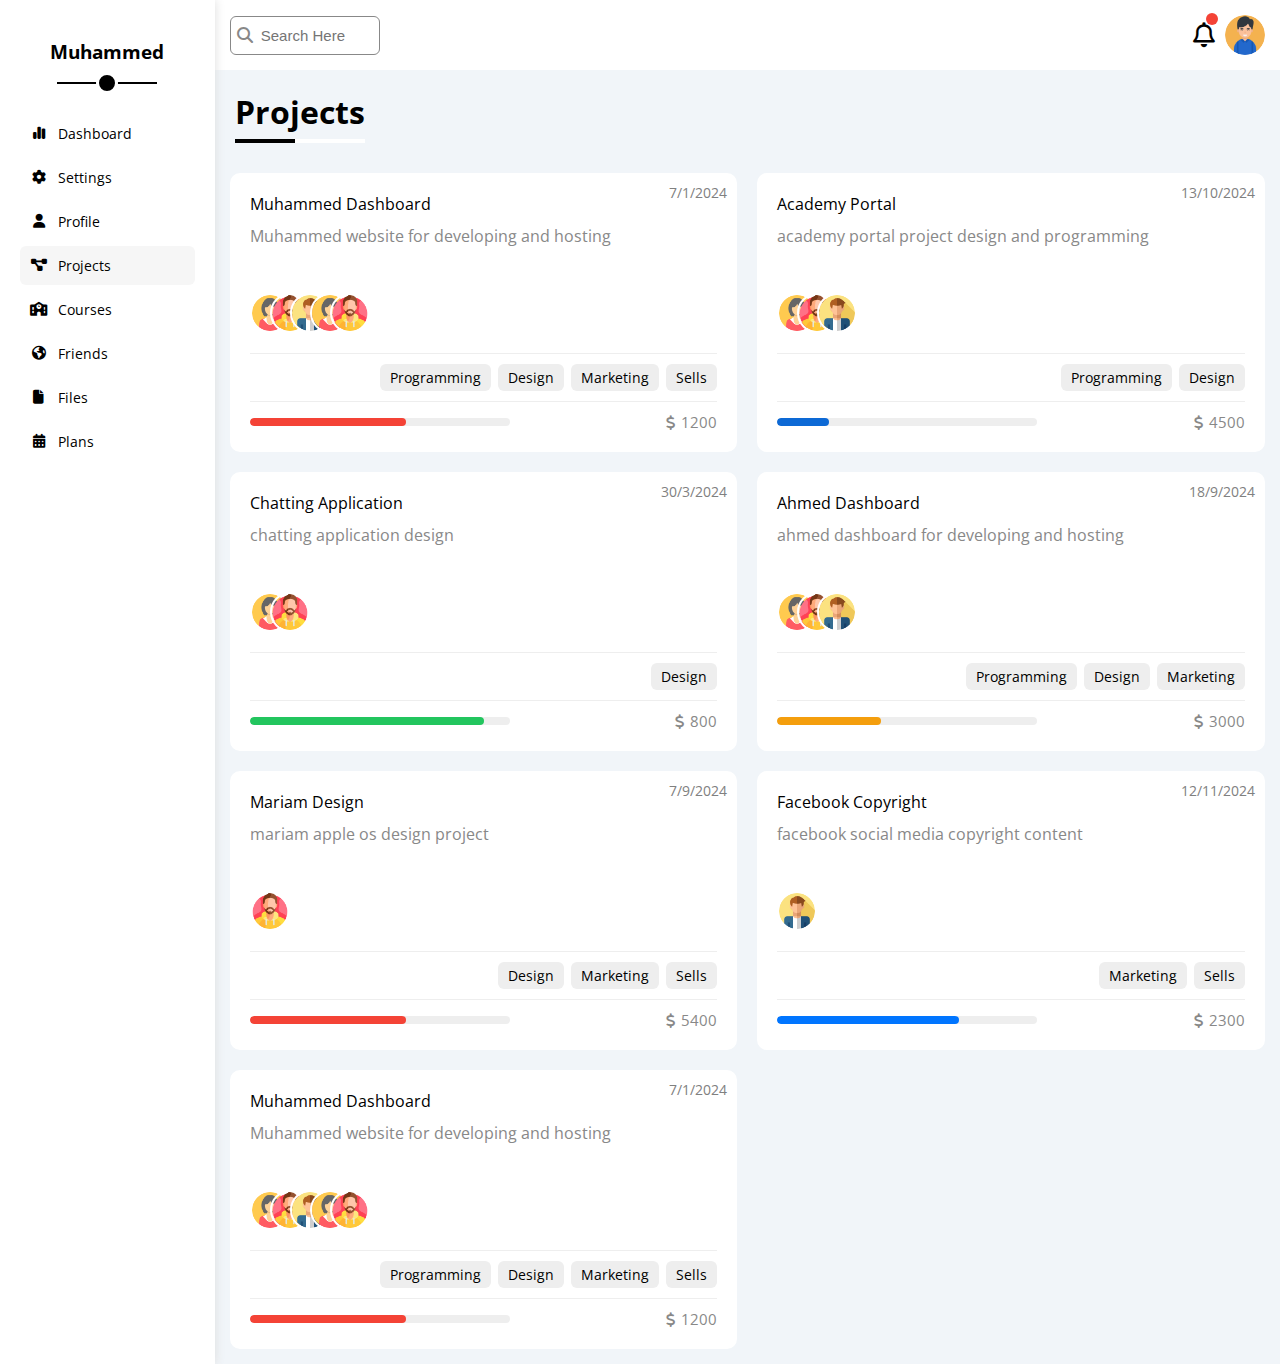
<file: projects.html>
<!DOCTYPE html>
<html lang="en">

<head>
  <meta charset="UTF-8" />
  <meta name="viewport" content="width=device-width, initial-scale=1.0" />
  <title>T4 Projects</title>
  <!-- font awesome -->
  <link rel="stylesheet" href="css/all.min.css" />
  <!-- google fonts -->
  <link rel="preconnect" href="https://fonts.googleapis.com" />
  <link rel="preconnect" href="https://fonts.gstatic.com" crossorigin />
  <link href="https://fonts.googleapis.com/css2?family=Open+Sans:wght@300;400;500;600;700;800&display=swap"
    rel="stylesheet" />
  <!-- css -->
  <link rel="stylesheet" href="css/framework.css" />
  <link rel="stylesheet" href="css/master.css" />
</head>

<body>
  <div class="page d-flex">
    <div class="sidebar bg-white p-20 p-relative">
      <h1>M</h1>
      <h3 class="p-relative txt-c mt-o">Muhammed</h3>
      <ul>
        <li>
          <a href="index.html" class="d-flex align-center c-black fs-14 rad-6 p-10">
            <i class="fa-solid fa-chart-simple fa-fw"></i>
            <span class="fs-14 ml-10">dashboard</span>
          </a>
        </li>
        <li>
          <a href="settings.html" class="d-flex align-center c-black fs-14 rad-6 p-10">
            <i class="fa-solid fa-gear fa-fw"></i>
            <span class="fs-14 ml-10">settings</span>
          </a>
        </li>
        <li>
          <a href="profile.html" class="d-flex align-center c-black fs-14 rad-6 p-10">
            <i class="fa-solid fa-user fa-fw"></i>
            <span class="fs-14 ml-10">profile</span>
          </a>
        </li>
        <li>
          <a href="projects.html" class="active d-flex align-center c-black fs-14 rad-6 p-10">
            <i class="fa-solid fa-diagram-project fa-fw"></i>
            <span class="fs-14 ml-10">projects</span>
          </a>
        </li>
        <li>
          <a href="courses.html" class="d-flex align-center c-black fs-14 rad-6 p-10">
            <i class="fa-solid fa-school fa-fw"></i>
            <span class="fs-14 ml-10">courses</span>
          </a>
        </li>
        <li>
          <a href="friends.html" class="d-flex align-center c-black fs-14 rad-6 p-10">
            <i class="fa-solid fa-earth-americas fa-fw"></i>
            <span class="fs-14 ml-10">friends</span>
          </a>
        </li>
        <li>
          <a href="files.html" class="d-flex align-center c-black fs-14 rad-6 p-10">
            <i class="fa-solid fa-file fa-fw"></i>
            <span class="fs-14 ml-10">files</span>
          </a>
        </li>
        <li>
          <a href="plans.html" class="d-flex align-center c-black fs-14 rad-6 p-10">
            <i class="fa-solid fa-calendar-days fa-fw"></i>
            <span class="fs-14 ml-10">plans</span>
          </a>
        </li>
      </ul>
    </div>
    <div class="content w-full">
      <!-- Start Head -->
      <div class="head p-15 flex-between bg-white">
        <div class="search p-relative">
          <input class="searchInput p-10 rad-6" type="search" name="search" id="search" placeholder="Search Here" />
        </div>
        <div class="person d-flex">
          <div class="notification p-relative d-flex align-center">
            <i class="fa-regular fa-bell fa-lg"></i>
          </div>
          <img src="./images/person.png" alt="user" class="ml-10" />
        </div>
      </div>
      <!-- End Head -->
      <h1 class="p-relative">Projects</h1>
      <div class="projects-wrapper">
        <div class="project rad-10 p-20 bg-white">
          <span class="date-mark">7/1/2024</span>
          <h4 class="capitalize m-0">muhammed dashboard</h4>
          <p class="mt-10 c-gray">Muhammed website for developing and hosting</p>
          <div class="team d-flex align-center ">
            <img src="./images/t1.png" alt="" srcset="">
            <img src="./images/t2.png" alt="" srcset="">
            <img src="./images/t3.png" alt="" srcset="">
            <img src="./images/t1.png" alt="" srcset="">
            <img src="./images/t2.png" alt="" srcset="">
          </div>
          <div class="achieved">
            <span class="capitalize btn-shape bg-eee fs-14">programming</span>
            <span class="capitalize btn-shape bg-eee fs-14">design</span>
            <span class="capitalize btn-shape bg-eee fs-14">marketing</span>
            <span class="capitalize btn-shape bg-eee fs-14">sells</span>
        </div>
        <div class="progress-price flex-between mt-10">
          <div class="progress">
            <div></div>
          </div>
          <span class="c-gray fs-15 d-block">1200</span>
        </div>
      </div>
        <div class="project academy rad-10 p-20 bg-white">
          <span class="date-mark">13/10/2024</span>
          <h4 class="capitalize m-0">academy portal</h4>
          <p class="mt-10 c-gray">academy portal project design and programming</p>
          <div class="team d-flex align-center ">
            <img src="./images/t1.png" alt="" srcset="">
            <img src="./images/t2.png" alt="" srcset="">
            <img src="./images/t3.png" alt="" srcset="">
          </div>
          <div class="achieved">
            <span class="capitalize btn-shape bg-eee fs-14">programming</span>
            <span class="capitalize btn-shape bg-eee fs-14">design</span>
        </div>
        <div class="progress-price flex-between mt-10">
          <div class="progress">
            <div></div>
          </div>
          <span class="c-gray fs-15 d-block">4500</span>
        </div>
      </div>
        <div class="project chatting rad-10 p-20 bg-white">
          <span class="date-mark">30/3/2024</span>
          <h4 class="capitalize m-0">chatting application</h4>
          <p class="mt-10 c-gray">chatting application design</p>
          <div class="team d-flex align-center ">
            <img src="./images/t1.png" alt="" srcset="">
            <img src="./images/t2.png" alt="" srcset="">
          </div>
          <div class="achieved">
            <span class="capitalize btn-shape bg-eee fs-14">design</span>
        </div>
        <div class="progress-price flex-between mt-10">
          <div class="progress">
            <div></div>
          </div>
          <span class="c-gray fs-15 d-block">800</span>
        </div>
      </div>
        <div class="project ahmed rad-10 p-20 bg-white">
          <span class="date-mark">18/9/2024</span>
          <h4 class="capitalize m-0">ahmed dashboard</h4>
          <p class="mt-10 c-gray">ahmed dashboard for developing and hosting</p>
          <div class="team d-flex align-center ">
            <img src="./images/t1.png" alt="" srcset="">
            <img src="./images/t2.png" alt="" srcset="">
            <img src="./images/t3.png" alt="" srcset="">
          </div>
          <div class="achieved">
            <span class="capitalize btn-shape bg-eee fs-14">programming</span>
            <span class="capitalize btn-shape bg-eee fs-14">design</span>
            <span class="capitalize btn-shape bg-eee fs-14">marketing</span>
        </div>
        <div class="progress-price flex-between mt-10">
          <div class="progress">
            <div></div>
          </div>
          <span class="c-gray fs-15 d-block">3000</span>
        </div>
      </div>
        <div class="project mariam rad-10 p-20 bg-white">
          <span class="date-mark">7/9/2024</span>
          <h4 class="capitalize m-0">mariam design</h4>
          <p class="mt-10 c-gray">mariam apple os design project</p>
          <div class="team d-flex align-center ">
            <img src="./images/t2.png" alt="" srcset="">
          </div>
          <div class="achieved">
            <span class="capitalize btn-shape bg-eee fs-14">design</span>
            <span class="capitalize btn-shape bg-eee fs-14">marketing</span>
            <span class="capitalize btn-shape bg-eee fs-14">sells</span>
        </div>
        <div class="progress-price flex-between mt-10">
          <div class="progress">
            <div></div>
          </div>
          <span class="c-gray fs-15 d-block">5400</span>
        </div>
      </div>
        <div class="project facebook rad-10 p-20 bg-white">
          <span class="date-mark">12/11/2024</span>
          <h4 class="capitalize m-0">facebook copyright</h4>
          <p class="mt-10 c-gray">facebook social media copyright content</p>
          <div class="team d-flex align-center ">
            <img src="./images/t3.png" alt="" srcset="">
          </div>
          <div class="achieved">
            <span class="capitalize btn-shape bg-eee fs-14">marketing</span>
            <span class="capitalize btn-shape bg-eee fs-14">sells</span>
        </div>
        <div class="progress-price flex-between mt-10">
          <div class="progress">
            <div></div>
          </div>
          <span class="c-gray fs-15 d-block">2300</span>
        </div>
      </div>
        <div class="project rad-10 p-20 bg-white">
          <span class="date-mark">7/1/2024</span>
          <h4 class="capitalize m-0">muhammed dashboard</h4>
          <p class="mt-10 c-gray">Muhammed website for developing and hosting</p>
          <div class="team d-flex align-center ">
            <img src="./images/t1.png" alt="" srcset="">
            <img src="./images/t2.png" alt="" srcset="">
            <img src="./images/t3.png" alt="" srcset="">
            <img src="./images/t1.png" alt="" srcset="">
            <img src="./images/t2.png" alt="" srcset="">
          </div>
          <div class="achieved">
            <span class="capitalize btn-shape bg-eee fs-14">programming</span>
            <span class="capitalize btn-shape bg-eee fs-14">design</span>
            <span class="capitalize btn-shape bg-eee fs-14">marketing</span>
            <span class="capitalize btn-shape bg-eee fs-14">sells</span>
        </div>
        <div class="progress-price flex-between mt-10">
          <div class="progress">
            <div></div>
          </div>
          <span class="c-gray fs-15 d-block">1200</span>
        </div>
      </div>
    </div>
  </div>
</body>

</html>
</file>
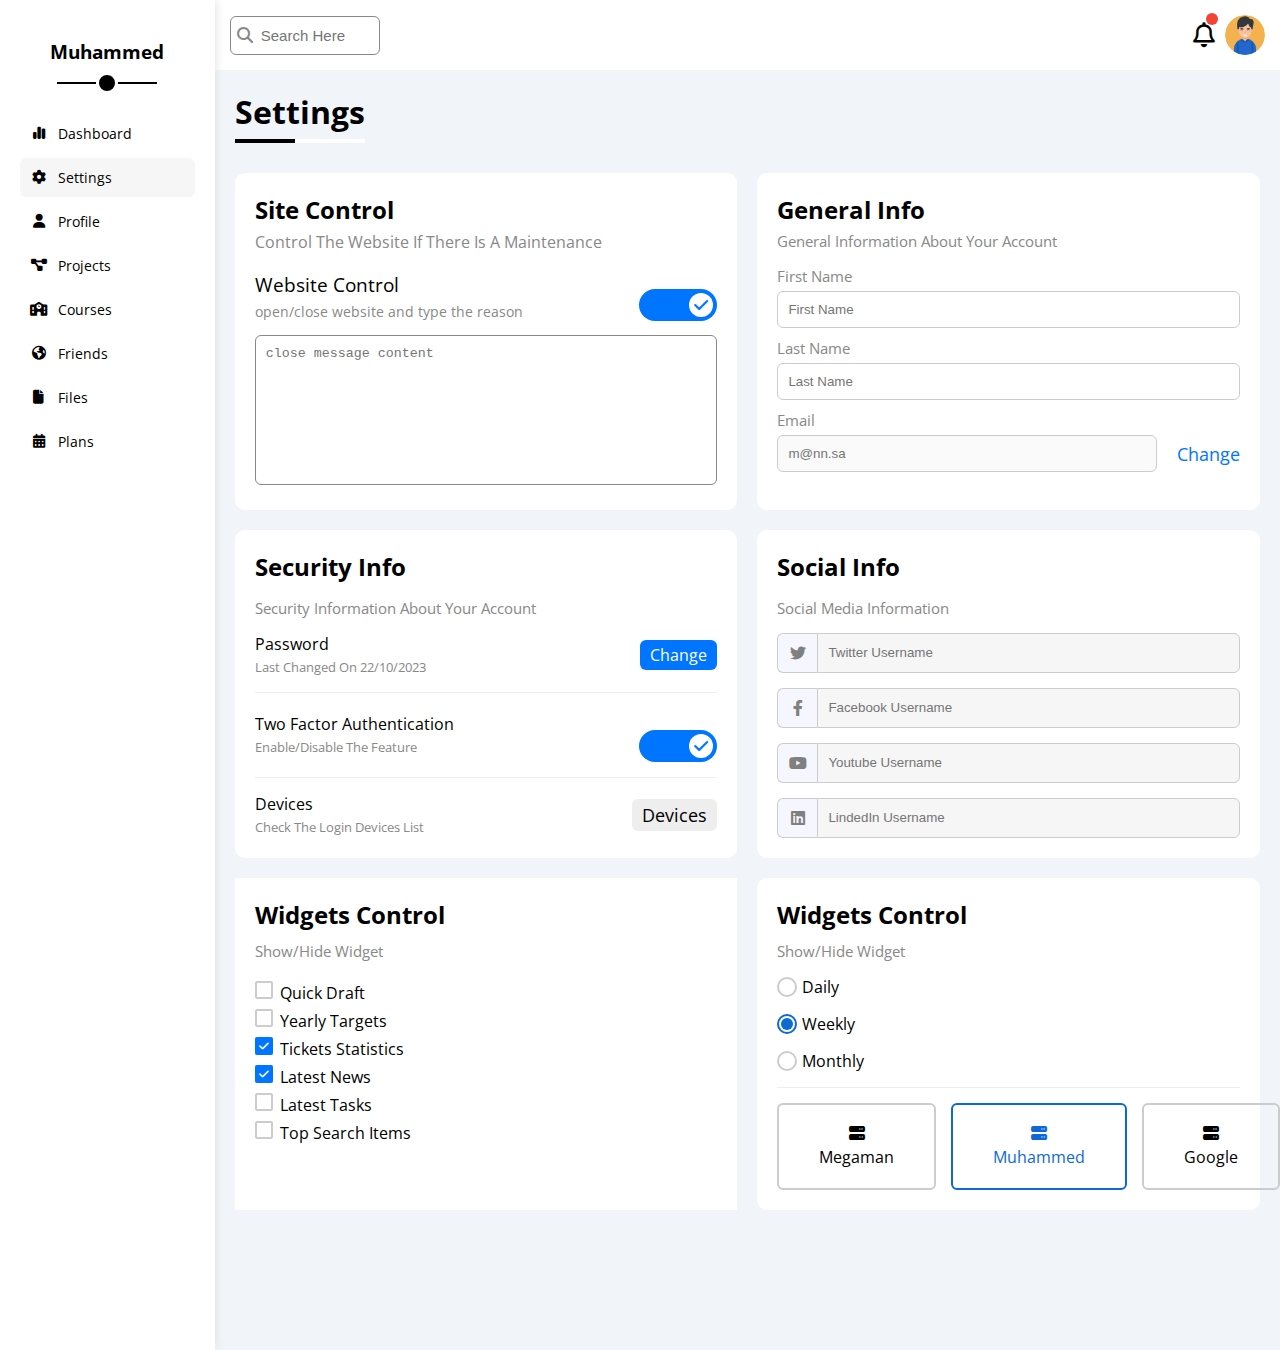
<file: settings.html>
<!DOCTYPE html>
<html lang="en">

<head>
    <meta charset="UTF-8" />
    <meta name="viewport" content="width=device-width, initial-scale=1.0" />
    <title>Settings</title>
    <!-- font awesome -->
    <link rel="stylesheet" href="css/all.min.css" />
    <!-- google fonts -->
    <link rel="preconnect" href="https://fonts.googleapis.com" />
    <link rel="preconnect" href="https://fonts.gstatic.com" crossorigin />
    <link href="https://fonts.googleapis.com/css2?family=Open+Sans:wght@300;400;500;600;700;800&display=swap"
        rel="stylesheet" />
    <!-- css -->
    <link rel="stylesheet" href="css/framework.css" />
    <link rel="stylesheet" href="css/master.css" />
</head>

<body>
    <div class="page d-flex">
        <div class="sidebar bg-white p-20 p-relative">
            <h1>M</h1>
            <h3 class="p-relative txt-c mt-o">Muhammed</h3>
            <ul>
                <li>
                    <a href="index.html" class="d-flex align-center c-black fs-14 rad-6 p-10">
                        <i class="fa-solid fa-chart-simple fa-fw"></i>
                        <span class="fs-14 ml-10">dashboard</span>
                    </a>
                </li>
                <li>
                    <a href="settings.html" class="active d-flex align-center c-black fs-14 rad-6 p-10">
                        <i class="fa-solid fa-gear fa-fw"></i>
                        <span class="fs-14 ml-10">settings</span>
                    </a>
                </li>
                <li>
                    <a href="profile.html" class="d-flex align-center c-black fs-14 rad-6 p-10">
                        <i class="fa-solid fa-user fa-fw"></i>
                        <span class="fs-14 ml-10">profile</span>
                    </a>
                </li>
                <li>
                    <a href="projects.html" class="d-flex align-center c-black fs-14 rad-6 p-10">
                        <i class="fa-solid fa-diagram-project fa-fw"></i>
                        <span class="fs-14 ml-10">projects</span>
                    </a>
                </li>
                <li>
                    <a href="friends.html" class="d-flex align-center c-black fs-14 rad-6 p-10">
                        <i class="fa-solid fa-school fa-fw"></i>
                        <span class="fs-14 ml-10">courses</span>
                    </a>
                </li>
                <li>
                    <a href="files.html" class="d-flex align-center c-black fs-14 rad-6 p-10">
                        <i class="fa-solid fa-earth-americas fa-fw"></i>
                        <span class="fs-14 ml-10">friends</span>
                    </a>
                </li>
                <li>
                    <a href="index.html" class="d-flex align-center c-black fs-14 rad-6 p-10">
                        <i class="fa-solid fa-file fa-fw"></i>
                        <span class="fs-14 ml-10">files</span>
                    </a>
                </li>
                <li>
                    <a href="plans.html" class="d-flex align-center c-black fs-14 rad-6 p-10">
                        <i class="fa-solid fa-calendar-days fa-fw"></i>
                        <span class="fs-14 ml-10">plans</span>
                    </a>
                </li>
            </ul>
        </div>
        <div class="content w-full">
            <!-- Start Head -->
            <div class="head p-15 flex-between bg-white">
                <div class="search p-relative">
                    <input class="searchInput p-10 rad-6" type="search" name="search" id="search"
                        placeholder="Search Here" />
                </div>
                <div class="person d-flex">
                    <div class="notification p-relative d-flex align-center">
                        <i class="fa-regular fa-bell fa-lg"></i>
                    </div>
                    <img src="./images/person.png" alt="user" class="ml-10" />
                </div>
            </div>
            <!-- End Head -->
            <!-- Start settings page -->
            <h1 class="p-relative">Settings</h1>
            <div class="settings-page m-20 d-grid">
                <div class="control bg-white p-20 rad-10">
                    <h2 class="capitalize mt-0 mb-0">site control</h2>
                    <p class="capitalize c-gray mt-5 mb-0">
                        control the website if there is a maintenance
                    </p>
                    <div class="open-close flex-between">
                        <div class="open-text">
                            <h3 class="capitalize mb-0">website control</h3>
                            <p class="c-gray fs-14 mt-5">
                                open/close website and type the reason
                            </p>
                        </div>
                        <label>
                            <input class="toggle-checkbox" type="checkbox" checked />
                            <div class="toggle-switch"></div>
                        </label>
                    </div>
                    <textarea class="w-full rad-6" placeholder="close message content"></textarea>
                </div>
                <div class="general-info bg-white rad-10 p-20">
                    <h2 class="capitalize mt-0 mb-0">general info</h2>
                    <p class="capitalize c-gray mt-5 fs-15">
                        general information about your account
                    </p>
                    <div class="form">
                        <form action="#">
                            <div class="mb-10">
                                <label class="capitalize fs-15 c-gray mb-5 d-block" for="f-name">first
                                    name</label>
                                <input class="d-block w-full rad-6 p-10" type="text" id="f-name"
                                    placeholder="First Name" />
                            </div>
                            <div class="mb-10">
                                <label class="capitalize fs-15 c-gray mb-5 d-block" for="l-name">last name</label>
                                <input class="d-block w-full rad-6 p-10" type="text" id="l-name"
                                    placeholder="Last Name" />
                            </div>
                            <div>
                                <label class="capitalize fs-15 c-gray mb-5 d-block" for="email">email</label>
                                <div class="email-cont flex-between">
                                    <input class="d-block w-full rad-6 p-10" type="email" id="email"
                                        placeholder="m@nn.sa" disabled />
                                    <span class="capitalize fs-18 c-blue ">change</span>
                                </div>
                            </div>
                        </form>
                    </div>
                </div>
                <div class="security bg-white p-20 rad-10">
                    <h2 class="capitalize mt-0 mb-0">security info</h2>
                    <p class="c-gray capitalize fs-15 ">security information about your account</p>
                    <div class="password flex-between">
                        <div class="info">
                            <p class="capitalize mb-0 mt-0">password</p>
                            <span class="fs-13 capitalize c-gray ">last changed on 22/10/2023</span>
                        </div>
                        <span class="btn-shape capitalize bg-blue c-white "> change</span>
                    </div>
                    <div class="auth flex-between">
                        <div class="info">
                            <p class="capitalize mb-0 mt-0">two factor authentication</p>
                            <span class="fs-13 capitalize c-gray ">enable/disable the feature</span>
                        </div>
                        <label>
                            <input class="toggle-checkbox" type="checkbox" checked />
                            <div class="toggle-switch"></div>
                        </label>
                    </div>
                    <div class="devices flex-between">
                        <div class="info">
                            <p class="capitalize mb-0 mt-0">devices</p>
                            <span class="fs-13 capitalize c-gray ">check the login devices list</span>
                        </div>
                        <span class="capitalize fs-18 bg-eee btn-shape">devices</span>
                    </div>

                </div>
                <div class="social bg-white p-20 rad-10">
                    <h2 class="capitalize mt-0 mb-0">social info</h2>
                    <p class="c-gray capitalize fs-15 ">social media information</p>
                    <div class="social-box d-flex align-center rad-6">
                        <i class="fa-brands fa-twitter "></i>
                        <input type="text" name="" id="" placeholder="Twitter Username">
                    </div>
                    <div class="social-box d-flex align-center rad-6">
                        <i class="fa-brands fa-facebook-f"></i>
                        <input type="text" name="" id="" placeholder="Facebook Username">
                    </div>
                    <div class="social-box d-flex align-center rad-6">
                        <i class="fa-brands fa-youtube"></i>
                        <input type="text" name="" id="" placeholder="Youtube Username">
                    </div>
                    <div class="social-box d-flex align-center rad-6">
                        <i class="fa-brands fa-linkedin"></i>
                        <input type="text" name="" id="" placeholder="LindedIn Username">
                    </div>
                </div>
                <div class="widgets-control bg-white p-20">
                    <h2 class="capitalize m-0">widgets control</h2>
                    <p class="capitalize c-gray fs-15 mt-10">show/hide widget</p>
                    <label class="p-relative d-block">
                        <input type="checkbox" name="" id="">
                        <span class="capitalize">quick draft</span>
                    </label>
                    <label class="p-relative d-block">
                        <input type="checkbox" name="" id="">
                        <span class="capitalize">yearly targets</span>
                    </label>
                    <label class="p-relative d-block">
                        <input type="checkbox" name="" id="" checked>
                        <span class="capitalize">tickets statistics</span>
                    </label>
                    <label class="p-relative d-block">
                        <input type="checkbox" name="" id="" checked>
                        <span class="capitalize">latest news</span>
                    </label>
                    <label class="p-relative d-block">
                        <input type="checkbox" name="" id="">
                        <span class="capitalize">latest tasks</span>
                    </label>
                    <label class="p-relative d-block">
                        <input type="checkbox" name="" id="">
                        <span class="capitalize">top search items</span>
                    </label>
                </div>
                <div class="backup-manager p-20 rad-10 bg-white">
                    <h2 class="capitalize m-0">widgets control</h2>
                    <p class="capitalize c-gray fs-15 mt-10">show/hide widget</p>
                    <div class="backup-time">
                        <div class="time d-flex align-center mb-15">
                            <input type="radio" name="time" id="time-input">
                            <label class="capitalize" for="time-input">
                                daily
                            </label>
                        </div>
                        <div class="time d-flex align-center mb-15">
                            <input type="radio" name="time" id="time-input2" checked>
                            <label class="capitalize" for="time-input2">
                                weekly
                            </label>
                        </div>
                        <div class="time d-flex align-center mb-15">
                            <input type="radio" name="time" id="time-input3">
                            <label class="capitalize" for="time-input3">
                                monthly
                            </label>
                        </div>
                    </div>
                    <div class="servers d-flex align-center block-mobile">
                        <input type="radio" id="megaman" name="ser">
                        <div class="ser-item">
                            <label for="megaman" class="d-block">
                                <i class="fa-solid fa-server mb-5"></i>
                                <span class="capitalize d-block">megaman</span>
                            </label>
                        </div>
                        <input type="radio" id="mhmd" name="ser" checked>
                        <div class="ser-item">
                            <label for="mhmd" class="d-block">
                                <i class="fa-solid fa-server mb-5"></i>
                                <span class="capitalize d-block">muhammed</span>
                            </label>
                        </div>
                        <input type="radio" id="google" name="ser">
                        <div class="ser-item">
                            <label for="google" class="d-block">
                                <i class="fa-solid fa-server  mb-5"></i>
                                <span class="capitalize d-block">google</span>
                            </label>
                        </div>
                    </div>
                </div>
            </div>
        </div>
    </div>

</body>

</html>
</file>
<file: css/framework.css>
:root {
  --blue-color: #0075ff;
  --blue-alt-color: #0d69d5;
  --orange-color: #f49e0d;
  --green-color: #22c55e;
  --red-color: #f44336;
  --gray-color: #888;
}
/* Start Box */
.d-block {
  display: block;
}
.d-flex {
  display: flex;
}
.space-between {
  justify-content: space-between;
}
.align-center {
  align-items: center;
}
.flex-center {
  justify-content: center;
  align-items: center;
}
.d-grid {
  display: grid;
}
.gap-20 {
  gap: 20px;
}

/* End Box */
/* Start Padding and Margin */
.p-0 {
  padding: 0;
}
.p-10 {
  padding: 10px;
}
.p-15 {
  padding: 15px;
}
.p-20 {
  padding: 20px;
}
.m-0 {
  margin: 0;
}
.m-20 {
  margin: 20px;
}
.mt-0 {
  margin-top: 0;
}
.mt-5 {
  margin-top: 5px;
}
.mt-7 {
  margin-top: 7px;
}
.mt-10 {
  margin-top: 10px;
}
.mt-15 {
  margin-top: 15px;
}
.mt-20 {
  margin-top: 20px;
}
.mt-25 {
  margin-top: 20px;
}
.mr-5 {
  margin-right: 5px;
}
.mr-7 {
  margin-right: 7px;
}
.mr-10 {
  margin-right: 10px;
}
.mr-15 {
  margin-right: 15px;
}
.mb-0 {
  margin-bottom: 0;
}
.mb-5 {
  margin-bottom: 5px;
}
.mb-10 {
  margin-bottom: 10px;
}
.mb-15 {
  margin-bottom: 15px;
}
.mb-20 {
  margin-bottom: 20px;
}
.mb-30 {
  margin-bottom: 30px;
}
.ml-5 {
  margin-left: 5px;
}
.ml-7 {
  margin-left: 7px;
}
.ml-10 {
  margin-left: 10px;
}
.ml-15 {
  margin-left: 15px;
}

/* << Padding and Margin >>*/
/* Start Color */
.bg-blue {
  background-color: var(--blue-color);
}
.bg-white {
  background-color: white;
}
.bg-orange {
  background-color: var(--orange-color);
}
.bg-green {
  background-color: var(--green-color);
}
.bg-red {
  background-color: var(--red-color);
}
.bg-eee {
  background-color: #eee;
}
.c-black {
  color: black;
}
.c-gray {
  color: var(--gray-color);
}
.c-white {
  color: white;
}
.c-blue {
  color: var(--blue-color);
}
.c-green {
  color: var(--green-color);
}
.c-orange {
  color: var(--orange-color);
}
/* << Color >>*/
/* Start Position */
.p-relative {
  position: relative;
}
/* << Position >>*/
/*  Font and Text */
.txt-c {
  text-align: center;
}
.fs-11 {
  font-size: 11px;
}
.fs-13 {
  font-size: 13px;
}
.fs-14 {
  font-size: 14px;
}
.fs-15 {
  font-size: 15px;
}
.fs-16 {
  font-size: 16px;
}
.fs-18 {
  font-size: 18px;
}
.fs-21 {
  font-size: 21px;
}
.fs-22 {
  font-size: 22px;
}
.capitalize {
  text-transform: capitalize;
}
.bold {
  font-weight: bold;
}
@media (max-width: 767px) {
  .txt-c-mobile {
    text-align: center;
  }
}
/* << Font and Text >>*/
/* Start width */
.w-full {
  width: 100%;
}
/* << width >>*/
/* Star Border */
.b-none {
  border: none;
}
.rad-6 {
  border-radius: 6px;
}
.rad-10 {
  border-radius: 10px;
}
.border {
  border: 1px solid black;
}
.border-ccc {
  border: 1px solid #ccc;
}
.border-eee {
  border: 1px solid #eee;
}
/* << Border >> */
/* Start widths */
.w-fit {
  width: fit-content;
}
/* << widths >>*/

/*  Components */
.flex-between {
  display: flex;
  align-items: center;
  justify-content: space-between;
}
/* << Components >>*/
.overflow-h {
  overflow: hidden;
}
.btn-shape {
  padding: 4px 10px;
  border-radius: 6px;
  cursor: pointer;
}
/* Mobile Screens */
/* << Mobile Screens >>*/
@media (max-width: 767px) {
  .hide-in-mobile {
    display: none;
  }
}
@media (max-width: 767px) {
  .block-mobile {
    display: block;
  }
}
</file>
<file: css/master.css>
:root {
  --blue-color: #0075ff;
  --blue-alt-color: #0d69d5;
  --orange-color: #f49e0d;
  --green-color: #22c55e;
  --red-color: #f44336;
  --gray-color: #888;
}
::-webkit-scrollbar {
  width: 10px;
}
::-webkit-scrollbar-track {
  background-color: white;
}
::-webkit-scrollbar-thumb {
  background-color: var(--blue-color);
}
::-webkit-scrollbar-thumb:hover {
  background-color: var(--blue-alt-color);
}
* {
  box-sizing: border-box;
}
body {
  font-family: "Open Sans", sans-serif;
  margin: 0;
}
a {
  text-decoration: none;
}
ul {
  list-style: none;
  padding: 0;
}
.page {
  min-height: 150vh;
}
/* Start SideBar */
.sidebar {
  width: 250px;
  box-shadow: 0 0 10px #ddd;
}
@media (min-width: 768px) {
  .sidebar > h3 {
    margin-bottom: 50px;
  }
  .sidebar > h3::before,
  .sidebar > h3::after {
    content: "";
    background-color: black;
    position: absolute;
    left: 50%;
    transform: translateX(-50%);
  }
  .sidebar > h3::before {
    width: 100px;
    height: 2px;
    bottom: -20px;
  }
  .sidebar > h3::after {
    height: 16px;
    width: 16px;
    border: 3px solid white;
    border-radius: 50%;
    bottom: -30px;
  }
}

.sidebar ul {
}
.sidebar ul li {
}
.sidebar ul li a {
  text-transform: capitalize;
  transition: 0.3s;
  margin-bottom: 5px;
}
.sidebar ul li a:hover,
.sidebar ul li a.active {
  background-color: #f6f6f6;
}
.sidebar ul li a span {
}
@media (min-width: 768px) {
  .sidebar > h1 {
    display: none;
  }
}
@media (max-width: 767px) {
  .sidebar {
    padding: 5px;
    width: 65px;
  }
  .sidebar h3 {
    display: none;
  }
  .sidebar h1 {
    text-align: center;
  }
  .sidebar ul li a {
    display: flex;
    justify-content: center;
  }
  .sidebar ul li a i {
    padding: 10px 0;
    font-size: 16px;
  }
  .sidebar ul li a span {
    display: none;
  }
}
/* End SideBar */
/* Start Content */
.content {
  overflow: hidden;
  background-color: #f1f5f9;
}
.content .head .search {
}
.content .head .search::before {
  font-family: var(--fa-style-family-classic);
  content: "\f002";
  font-weight: 900;
  color: var(--gray-color);
  position: absolute;
  top: 50%;
  transform: translateY(-50%);
  left: 7px;
}
.content .head .search input {
  border: 1px solid var(--gray-color);
  font-size: 15px;
  padding-left: 30px;
  width: 150px;
  transition: width 0.3s;
}
.content .head .search input:focus {
  outline: none;
  width: 200px;
  box-shadow: 0 1px 3px var(--gray-color);
}
.content .head .search input::placeholder {
  transition: opacity 0.3s;
}
.content .head .search input:focus::placeholder {
  opacity: 0;
}
.head .person .notification::after {
  content: "";
  height: 12px;
  width: 12px;
  border-radius: 50%;
  background-color: var(--red-color);
  position: absolute;
  right: -3px;
  top: -2px;
}
.head .person .notification i {
  font-size: 25px;
}
.head .person .notification::before {
}
.head .person img {
  width: 40px;
  height: 40px;
  border-radius: 50%;
  margin-left: 10px;
}
.content h1 {
  text-transform: capitalize;
  margin: 20px 20px 40px;
}
.content h1::before,
.content h1::after {
  content: "";
  height: 4px;
  position: absolute;
  left: 0;
  bottom: -10px;
}
.content h1::before {
  width: 130px;
  background-color: white;
}
.content h1::after {
  width: 60px;
  background-color: black;
}
.wrapper {
  grid-template-columns: repeat(auto-fill, minmax(450px, 1fr));
  margin-left: 20px;
  margin-right: 20px;
}
@media (max-width: 767px) {
  .wrapper {
    grid-template-columns: minmax(200px, 1fr);
    margin-left: 10px;
    margin-right: 10px;
    gap: 10px;
  }
}
/* End Content */
/* Start Welcome */
.welcome {
}
.welcome > img {
  width: 61px;
  height: 61px;
  border-radius: 50%;
  margin-left: 20px;
  border: 1px solid white;
  margin-top: -30px;
  box-shadow: 0 0 4px #000;
}
.welcome .intro img {
  width: 200px;
  margin-bottom: -10px;
}
.welcome .body {
  border-top: 2px solid #eee;
  border-bottom: 2px solid #eee;
}
.welcome .body > div {
  flex: 1;
}
.welcome .visit {
  margin: 0 15px 15px auto;
  transform: 0.3s;
}
.welcome .visit:hover {
  background-color: var(--blue-alt-color);
}
@media (max-width: 767px) {
  .welcome .intro {
    padding-bottom: 30px;
  }
  .welcome > img {
    margin-left: 0;
  }
  .welcome .body div:not(:last-child) {
    margin-bottom: 20px;
  }
}
/* End Welcome */
/* Start Quick Draft*/
.quick-draft {
}
.quick-draft .form input:focus,
.quick-draft .form textarea:focus {
  outline: none;
}
.quick-draft .form textarea {
  resize: none;
  min-height: 180px;
}
.quick-draft .save {
  margin: 10px 0 0 auto;
  transition: 0.3s;
}
.quick-draft .save:hover {
  background-color: var(--blue-alt-color);
}
/* Start Yearly Targets*/
.year-target {
}
.year-target .box {
}
.year-target .box .icon {
  height: 80px;
  width: 80px;
}
.year-target .box .icon i {
  font-size: 21px;
}
.year-target .money .icon,
.year-target .money .ratio {
  background-color: #0075ff33;
}
.year-target .projects .icon,
.year-target .projects .ratio {
  background-color: #f49e0d33;
}
.year-target .team .icon,
.year-target .team .ratio {
  background-color: #22c55e33;
}
.year-target .box .info {
  flex: 1;
}
.year-target .box .info > span {
  font-weight: bold;
}
.year-target .box .ratio {
  height: 4px;
}
.year-target .box .value {
  height: 100%;
}
.value span {
  background-color: var(--blue-color);
  line-height: 1;
  padding: 3px 6px;
  position: absolute;
  left: 100%;
  transform: translateX(-50%);
  top: -32px;
}
.value span::before {
  content: "";
  position: absolute;
  border-style: solid;
  border-width: 7px;
  bottom: -14px;
  left: 50%;
  transform: translateX(-50%);
}
.value[data-width="40"] {
  width: 40%;
  background-color: var(--blue-color);
}
.value[data-width="40"] span {
  border-color: var(--blue-color);
}
.value[data-width="40"] span::before {
  border-color: var(--blue-color) transparent transparent transparent;
}
.value[data-width="55"] {
  width: 55%;
  background-color: var(--orange-color);
}
.value[data-width="55"] span {
  background-color: var(--orange-color);
}
.value[data-width="55"] span::before {
  border-color: var(--orange-color) transparent transparent transparent;
}
.value[data-width="23"] {
  width: 23%;
  background-color: var(--green-color);
}
.value[data-width="23"] span {
  background-color: var(--green-color);
}
.value[data-width="23"] span::before {
  border-color: var(--green-color) transparent transparent transparent;
}
/* End Yearly Targets */
/* Start Tickets */
.card-cont {
  flex-wrap: wrap;
}
@media (max-width: 767px) {
  .card-cont {
    flex-direction: column;
    align-items: initial;
  }
  .card-cont .card {
    flex: 1;
  }
}
.card-cont .card {
  flex-basis: calc(50% - 10px);
}
.card-cont img {
  width: 55px;
}
.card-cont .card p {
  font-size: 25px;
  font-weight: bold;
  margin: 10px 0;
}
.card-cont .card span {
  line-height: 1;
}
/* End Tickets */
/* Start News */
.news .news-cont {
  padding: 20px 0;
}
.news .news-cont .image-info img {
  width: 100px;
  margin-right: 15px;
}
.news .news-cont:not(:last-child) {
  border-bottom: 1px solid #ccc;
}
.news .news-cont .image-info .para h3,
.news .news-cont .image-info .para p {
  line-height: 1;
}
.news .news-cont span {
  padding: 5px 10px;
}
@media (max-width: 767px) {
  .news .news-cont .image-info img {
    margin-right: 0;
    margin-bottom: 10px;
  }
  .news .news-cont span {
    display: inline-block;
  }
}
/* End News */
/* Start Latest Tasks */
.latest-tasks .task:not(:last-of-type) {
  border-bottom: 1px solid #eee;
  margin-bottom: 20px;
}
.latest-tasks .task.done {
  opacity: 0.3;
}
.latest-tasks .task.done h4,
.latest-tasks .task.done p {
  text-decoration: line-through;
}
.latest-tasks i {
  cursor: pointer;
  transition: 0.3s;
}
.latest-tasks i:hover {
  color: red;
}
/* End Latest Tasks */
/* Start Top Search */
.top-search .row:not(:first-of-type) {
  padding: 15px 0;
}
.top-search .row p {
  margin: 0;
}
/* End Top Search */
/* Start Latest Uploads */
.uploads .up-row img {
  width: 45px;
}
.uploads .up-row {
  padding: 10px 0;
}
.uploads .up-row:not(:last-child) {
  border-bottom: 1px solid #eee;
}
/* End Latest Uploads */
/* Start Project progress */
.last-progress img {
  width: 150px;
  position: absolute;
  right: 15px;
  bottom: 10px;
  opacity: 0.4;
}
.last-progress ul::before {
  content: "";
  width: 2px;
  height: 100%;
  background-color: var(--blue-color);
  position: absolute;
  top: 0;
  left: 11px;
}
.last-progress ul li {
  margin-left: 35px;
  position: relative;
}

.last-progress ul li::before {
  content: "";
  height: 20px;
  width: 20px;
  border-radius: 50%;
  position: absolute;
  left: -35px;
  top: 50%;
  transform: translateY(-50%);
  border: 2px solid white;
  outline: 2px solid var(--blue-color);
}
.last-progress ul li.done::before,
.last-progress ul li.working::before {
  background-color: var(--blue-alt-color);
}
.last-progress ul li.on-wait::before {
  background-color: white;
}
.last-progress ul li.working::before {
  animation: change-color 1s alternate-reverse infinite;
}
@keyframes change-color {
  from {
    background-color: var(--blue-color);
  }
  to {
    background-color: white;
  }
}
/* End Project progress */
/* Start Reminders */
.reminders ul li:not(:last-child) {
  margin-bottom: 10px;
}
.reminders ul li {
  position: relative;
  margin-left: 45px;
}
.reminders ul li::before {
  content: "";
  height: 100%;
  width: 2px;
  position: absolute;
  left: -15px;
  background-color: red;
}
.reminders ul li::after {
  content: "";
  width: 15px;
  height: 15px;
  background-color: red;
  border-radius: 50%;
  position: absolute;
  left: -45px;
  top: 50%;
  transform: translateY(-50%);
}
.reminders ul li:first-child::before,
.reminders ul li:first-child::after {
  background-color: var(--blue-color);
}
.reminders ul li:nth-child(2)::before,
.reminders ul li:nth-child(2)::after {
  background-color: var(--green-color);
}
.reminders ul li:nth-child(3)::before,
.reminders ul li:nth-child(3)::after {
  background-color: var(--orange-color);
}
.reminders ul li:last-child::before,
.reminders ul li:last-child::after {
  background-color: var(--red-color);
}
/* End Reminders */
/* Start Latest Post */
.latest-post .user-info img {
  width: 65px;
  margin-right: 20px;
}
.latest-post .post {
  margin: 20px 0;
  border-top: 1px solid #eee;
  border-bottom: 1px solid #eee;
}
.latest-post .post p {
  line-height: 1.7;
}
/* End Latest Post */
/* Start Social Stats */
.stats-social .row:last-child {
  margin-bottom: 0;
}
.stats-social .row .media .icon {
  width: 60px;
  height: 60px;
  padding: 5px;
  display: flex;
  justify-content: center;
  align-items: center;
}
.stats-social .row i {
  color: white;
  font-size: 35px;
}
.stats-social .row span.btn-shape {
  color: white;
}
/* ################### */
.stats-social .row.twitter .media .icon {
  background-color: #1da1f2;
}
.stats-social .row.twitter {
  background-color: #1da1f233;
}
.stats-social .row.twitter span.stat-number {
  color: #1da1f2;
}
.stats-social .row.twitter span.btn-shape {
  background-color: #1da1f2;
}
/* ################# */
.stats-social .row.facebook .media .icon {
  background-color: #1877f2;
}
.stats-social .row.facebook {
  background-color: #1877f233;
}
.stats-social .row.facebook span.stat-number {
  color: #1877f2;
}
.stats-social .row.facebook span.btn-shape {
  background-color: #1877f2;
}
/* ################# */
.stats-social .row.youtube .media .icon {
  background-color: #ff0000;
}
.stats-social .row.youtube {
  background-color: #ff000033;
}
.stats-social .row.youtube span.stat-number {
  color: #ff0000;
}
.stats-social .row.youtube span.btn-shape {
  background-color: #ff0000;
}
/* ################# */
.stats-social .row.linkedin .media .icon {
  background-color: #0077b5;
}
.stats-social .row.linkedin {
  background-color: #0077b533;
}
.stats-social .row.linkedin span.stat-number {
  color: #0077b5;
}
.stats-social .row.linkedin span.btn-shape {
  background-color: #0077b5;
}
/* End Social Stats */
/* Start Projects table */
.projects-cont {
  margin: 20px 10px;
}
.projects-cont .projects-table {
  overflow: auto;
}
.projects-cont table {
  min-width: 1000px;
  border-spacing: 0;
}
.projects-cont table thead td {
  font-weight: bold;
}
.projects-cont table td {
  border-left: 1px solid #eee;
  border-bottom: 1px solid #eee;
  padding: 15px;
}
.projects-cont .projects-table .team img {
  width: 30px;
  border-radius: 50%;
  border: 2px solid white;
}
.projects .projects-table .team img:not(:first-child) {
  margin-left: -20px;
}
.projects-cont .projects-table table td:has(.btn-shape) {
  border-right: 1px solid #eee;
}
.projects-table tbody tr:hover {
  background-color: #eee;
  transition: 0.3s;
}
/* End Projects table */
/* Start Settings  */
.settings-page {
  grid-template-columns: repeat(auto-fill, minmax(500px, 1fr));
  gap: 20px;
}
@media (max-width: 768px) {
  .settings-page {
    grid-template-columns: minmax(250px, 1fr);
    margin: 5px;
  }
}
/* Start Toggle Checkbox */
.toggle-checkbox {
  -webkit-appearance: none;
  appearance: none;
}
.toggle-switch {
  width: 78px;
  height: 32px;
  background-color: #eee;
  border-radius: 16px;
  position: relative;
  transition: 0.3s;
  cursor: pointer;
}
.toggle-switch::before {
  font-family: var(--fa-style-family-classic);
  content: "\f00d";
  font-weight: 900;
  height: 24px;
  width: 24px;
  border-radius: 50%;
  position: absolute;
  left: 4px;
  top: 4px;
  display: flex;
  justify-content: center;
  align-items: center;
  color: #eee;
  background-color: white;
  transition: 0.3s;
}
.toggle-checkbox:checked + .toggle-switch {
  background-color: var(--blue-color);
}
.toggle-checkbox:checked + .toggle-switch::before {
  left: 50px;
  color: var(--blue-color);
  content: "\f00c";
}
/* End Toggle Checkbox */
/* Start Control */
.open-close .open-text h3 {
  font-weight: normal;
}
.control textarea {
  width: 100%;
  resize: none;
  min-height: 150px;
  border: 1px solid var(--gray-color);
  padding: 10px;
}
.control textarea::placeholder {
}
.control textarea:focus {
  outline: none;
}
/* End Control */
/* Start General info */
.general-info .form input {
  border: 1px solid #ccc;
}
.general-info .form input:focus {
  outline: none;
}
.email-cont input {
  flex: 1;
  margin-right: 20px;
}
.email-cont span {
  cursor: pointer;
}
/* End General info */
/* Start Security Info */
.security > div:not(:last-child) {
  padding-bottom: 15px;
  margin-bottom: 15px;
  border-bottom: 1px solid #eee;
}
/* End Security Info */
/* Start Social Info */
.social .social-box:not(:last-child) {
  margin-bottom: 15px;
}
.social .social-box i {
  height: 40px;
  width: 40px;
  background-color: #f6f6ff;
  display: flex;
  justify-content: center;
  align-items: center;
  color: gray;
  border: 1px solid #ccc;
  border-radius: 6px 0 0 6px;
  border-right: none;
  transition: 0.3s;
}
.social .social-box input {
  flex: 1;
  height: 40px;
  border: 1px solid #ccc;
  border-radius: 0 6px 6px 0;
  background-color: #f6f6f6;
  padding-left: 10px;
}
.social-box:focus-within i {
  color: #000;
}
.social > div input:focus {
  outline: none;
}

/* End Social Info */
/* Start Widgets */
.widgets-control label input[type="checkbox"] {
  -webkit-appearance: none;
  appearance: none;
  margin-left: 18px;
  margin-top: 20px;
}
.widgets-control label input[type="checkbox"]::before,
.widgets-control label input[type="checkbox"]::after {
  border-radius: 2px;
  position: absolute;
  top: 50%;
  left: 0;
  transition: 0.3s;
}
.widgets-control label input[type="checkbox"]::before {
  content: "";
  width: 14px;
  height: 14px;
  border: 2px solid #ccc;
  transform: translateY(-50%);
}
.widgets-control label input[type="checkbox"]::after {
  font-family: var(--fa-style-family-classic);
  content: "\f00c";
  font-weight: 900;
  font-size: 11px;
  height: 18px;
  width: 18px;
  margin-top: -9px;
  background-color: var(--blue-color);
  display: flex;
  justify-content: center;
  align-items: center;
  color: white;
  transform: scale(0) rotate(360deg);
}
.widgets-control label:hover input[type="checkbox"]::before {
  border-color: var(--blue-color);
}
.widgets-control label input[type="checkbox"]:checked::after {
  transform: scale(1) rotate(0);
}

/* End Widgets */
/* Start Backup manager */
.backup-manager .backup-time {
  margin-bottom: 15px;
  border-bottom: 1px solid #eee;
}
.backup-manager input {
  -webkit-appearance: none;
  appearance: none;
  display: none;
}
.backup-manager .backup-time .time label {
  padding-left: 25px;
  position: relative;
}
.backup-manager .backup-time .time label::before,
.backup-manager .backup-time .time label::after {
  content: "";
  border-radius: 50%;
  position: absolute;
  top: 50%;
  transition: 0.3s;
}
.backup-manager .backup-time .time label::before {
  height: 12px;
  width: 12px;
  background-color: var(--blue-alt-color);
  left: 4px;
  margin-top: -6px;
  transform: scale(0);
}
.backup-manager .backup-time .time label::after {
  box-sizing: border-box;
  height: 20px;
  width: 20px;
  border: 2px solid #ccc;
  left: 0;
  margin-top: -10px;
}
.backup-manager .backup-time .time input[type="radio"]:checked + label::before {
  transform: scale(1);
}
.backup-manager .backup-time .time input[type="radio"]:checked + label::after {
  border-color: var(--blue-alt-color);
}
.servers {
  gap: 15px;
}
.servers .ser-item {
  flex: 1;
  border: 2px solid #ccc;
  border-radius: 6px;
}
@media (max-width: 767px) {
  .servers .ser-item:not(:last-child) {
    margin-bottom: 15px;
  }
}
.servers .ser-item label {
  cursor: pointer;
  padding: 20px 40px;
  display: flex;
  flex-direction: column;
  justify-content: center;
  align-items: center;
}
.servers input[type="radio"]:checked + .ser-item {
  border-color: var(--blue-alt-color);
}
.servers input[type="radio"]:checked + .ser-item label {
  color: var(--blue-alt-color);
}
/* End Backup manager */
/* End Settings  */
/* Start Profile Page */
.profile-content {
  margin: 0 15px;
}
.profile-content .info-cont .avatar {
  width: 250px;
  border-right: 1px solid #eee;
  padding: 60px 0;
}
@media (max-width: 767px) {
  .profile-content .info-cont .avatar {
    border-right: none;
    margin: 0 auto 25px;
    padding: 0;
  }
}
.profile-content .info-cont .avatar img {
  width: 120px;
}
.profile-content .info-cont .avatar .stars i:not(:last-child) {
  color: #e9c706;
}
.profile-content .info-cont .all-info {
  padding-left: 20px;
  flex: 1;
}
.profile-content .info-cont .all-info .info {
}

.profile-content .toggle-switch {
  width: 100px;
  height: 22px;
}
.profile-content .toggle-switch::before {
  height: 18px;
  width: 18px;
  top: 2px;
}
.profile-content label .toggle-checkbox:checked + .toggle-switch::before {
  left: 80px;
}
.profile-content label input {
  display: none;
}
.profile-content .info-cont .all-info .info:not(:last-child) {
  border-bottom: 1px solid #eee;
  margin-bottom: 15px;
  padding-bottom: 15px;
}
.profile-content .info-cont .all-info .info > p {
  color: var(--blue-color);
  margin: 5px 0;
}
.profile-content .info-cont .all-info .info .details {
  display: flex;
  flex-wrap: wrap;
  gap: 10px;
}
.profile-content .info-cont .all-info .info .details > div {
  min-width: 250px;
  display: flex;
  flex-wrap: wrap;
  align-items: center;
  font-size: 14px;
}
.profile-content .info-cont .all-info .info .details > div p {
  margin: 0;
  color: var(--gray-color);
}
.profile-content .info-cont .all-info .info .details > div span {
}
.profile-content .info-cont .all-info .info .details > div label {
  display: flex;
  align-items: center;
}
.profile-content .info-cont .all-info .info .details div span {
  display: block;
}
/* ###################### */
.skills-activities {
  gap: 20px;
}

.skills-activities .skills {
  flex: 1;
}
.skills-activities .activities {
  flex: 2;
}
.skills-activities .skills ul {
}
.skills-activities .skills ul li {
  display: flex;
  align-items: center;
  flex-wrap: wrap;
  padding: 10px 0;
  border-bottom: 1px solid #eee;
  gap: 10px;
}

.skills-activities .skills ul li span {
  display: block;
  text-transform: capitalize;
}
.activities .activity {
}
.activities .activity:first-of-type {
  margin-top: 15px;
}
.activities .activity:not(:last-child) {
  border-bottom: 1px solid #eee;
  padding-bottom: 15px;
  margin-bottom: 15px;
}

.activities .activity .act-info img {
  width: 65px;
  margin-right: 15px;
}
.activities .activity .act-info .info h3,
.activities .activity .act-info .info p {
  margin: 0;
}
.activities .activity .act-info .info h3 {
  font-weight: normal;
}
.activities .activity .act-info .info p {
  margin-top: 7px;
}
.activities .activity .act-date {
  text-align: right;
}
@media (max-width: 767px) {
  .skills-activities {
    flex-direction: column;
  }
  .skills-activities .skills ul li {
    justify-content: center;
  }
  .activities .activity {
    flex-direction: column;
  }
  .activities .activity .act-info {
    flex-direction: column;
  }
  .activities .activity .act-info img {
    margin: 0 0 10px;
  }
  .activities .activity .act-date {
    text-align: center;
    margin: 10px 0 0;
  }
}
/* End Profile Page */
/* Start Projects Page */
.projects-wrapper {
  display: grid;
  grid-template-columns: repeat(auto-fill, minmax(450px, 1fr));
  gap: 20px;
  margin: 0 15px 15px;
}

.projects-wrapper .project {
  position: relative;
}

.projects-wrapper .project .date-mark {
  position: absolute;
  right: 10px;
  top: 10px;
  color: gray;
  font-size: 14px;
}
.projects-wrapper .project h4 {
  font-weight: normal;
}
.projects-wrapper .project .team {
  padding-top: 30px;
}
.projects-wrapper .project .team img {
  width: 40px;
  height: 40px;
  border: 2px solid white;
  border-radius: 50%;
}
.projects-wrapper .project .team img:not(:first-child) {
  margin-left: -20px;
}
.projects-wrapper .project .achieved span {
  display: block;
}
.projects-wrapper .project .achieved {
  display: flex;
  align-items: center;
  justify-content: flex-end;
  gap: 7px;
  margin-top: 20px;
  padding: 10px 0;
  border-top: 1px solid #eee;
  border-bottom: 1px solid #eee;
}
.projects-wrapper .project .progress-price .progress {
  background-color: #eee;
  height: 8px;
  width: 260px;
  position: relative;
  border-radius: 4px;
  overflow: hidden;
}
@media (max-width: 767px) {
  .projects-wrapper {
    grid-template-columns: minmax(350px, 1fr);
  }
  .projects-wrapper .project .achieved {
    flex-direction: column;
    align-items: flex-start;
  }
  .projects-wrapper .project .achieved {
    justify-content: flex-start;
  }
  .projects-wrapper .project .progress-price {
    flex-direction: column;
    margin-top: 15px;
  }
  .projects-wrapper .project .progress {
    margin-bottom: 10px;
  }
}
.projects-wrapper .project .progress-price .progress div {
  height: 100%;
  width: 60%;
  background-color: var(--red-color);
  border-radius: 4px;
}
.projects-wrapper .project.academy .progress-price .progress div {
  background-color: var(--blue-alt-color);
  width: 20%;
}
.projects-wrapper .project.chatting .progress-price .progress div {
  background-color: var(--green-color);
  width: 90%;
}
.projects-wrapper .project.ahmed .progress-price .progress div {
  background-color: var(--orange-color);
  width: 40%;
}
.projects-wrapper .project.mariam .progress-price .progress div {
  background-color: var(--red-color);
  width: 60%;
}
.projects-wrapper .project.facebook .progress-price .progress div {
  background-color: var(--blue-color);
  width: 70%;
}
.projects-wrapper .project .progress-price span::before {
  font-family: var(--fa-style-family-classic);
  content: "\24";
  font-weight: 900;
  margin-right: 5px;
}
/* End Projects Page */
/* Start Courses Page */
.courses {
  margin: 0 15px;
  display: grid;
  grid-template-columns: repeat(auto-fill, minmax(350px, 1fr));
  gap: 20px;
  overflow: hidden;
}
.courses .card {
  position: relative;
  overflow: hidden;
}
.courses .card::before {
  content: "";
  height: 100%;
  width: 100%;
  background-color: rgba(255, 0, 0, 0.178);
  z-index: 1000;
  position: absolute;
  top: 0;
  left: -100%;
  transition: 0.3s;
}
.courses .card:hover::before {
  left: 0;
}
.courses .card .avatar {
  height: 250px;
  position: relative;
  overflow: hidden;
}
.courses .card .avatar img:first-child {
  height: 60px;
  width: 60px;
  border: 2px solid white;
  border-radius: 50%;
  position: absolute;
  left: 20px;
  top: 20px;
  z-index: 400;
}
.courses .card .avatar img {
  max-width: 100%;
  border-radius: 6px 6px 0 0;
}
.courses .card .para {
  padding: 0 20px;
}
.courses .card .info {
  color: gray;
  font-size: 14px;
  padding: 15px;
  border-top: 1px solid #eee;
  position: relative;
}
.courses .card .info > span {
  position: absolute;
  left: 50%;
  transform: translateX(-50%);
  top: -13px;
}
@media (max-width: 768px) {
  .courses {
    grid-template-columns: minmax(250px, 1fr);
  }
}
@media (max-width: 400px) {
  .courses .card .avatar {
    max-height: 150px;
  }
}
/* End Courses Page */
/* Start Friends Page */
.friends {
  margin: 0 15px;
  display: grid;
  grid-template-columns: repeat(auto-fill, minmax(350px, 1fr));
  gap: 20px;
}
.friends .friend {
  padding: 10px 20px;
  position: relative;
}
.friends .friend .contact {
  position: absolute;
  top: 20px;
  left: 20px;
  display: flex;
  align-items: center;
  gap: 5px;
}
.friends .friend .contact i {
  height: 32px;
  width: 32px;
  border-radius: 50%;
  background-color: #eee;
  display: flex;
  justify-content: center;
  align-items: center;
  color: gray;
  cursor: pointer;
  transition: 0.3s;
}
.friends .friend .contact i:hover {
  background-color: var(--blue-alt-color);
  color: white;
}
.friends .friend .main-info img {
  height: 100px;
  width: 100px;
  border-radius: 50%;
}
.friends .friend .friend-info {
  padding: 10px 0;
  border-top: 1px solid #eee;
  border-bottom: 1px solid #eee;
  position: relative;
}
.friends .friend .friend-info > span {
  display: block;
  font-size: 40px;
  font-weight: bold;
  color: rgba(255, 0, 0, 0.1);
  position: absolute;
  right: 0;
  top: 50%;
  transform: translateY(-50%);
}

@media (max-width: 768px) {
  .friends {
    grid-template-columns: minmax(250px, 1fr);
  }
}
/* End Friends Page */
/* Start Files Page */
.files-page {
  margin: 0 15px;
  display: flex;
  gap: 20px;
  flex-direction: row-reverse;
  align-items: flex-start ;
}
@media  (max-width : 768px) {
  .files-page {
    flex-direction: column ;
    align-items: normal;
  }
}
.files-page .stats {
  min-width: 260px;
}
.files-page .stats .stat i {
  height: 40px;
  width: 40px;
  font-size: 16px;
  background-color: #0075ff30;
  display: flex;
  justify-content: center;
  align-items: center;
  margin-right: 10px;
}
.files-page .stats .stat i.blue {
  color: var(--blue-color);
  background-color: #0075ff30;
}
.files-page .stats .stat i.red {
  color: var(--red-color);
  background-color: #f4433630;
}
.files-page .stats .stat i.green {
  color: var(--green-color);
  background-color: #22c55e30;
}
.files-page .stats .stat i.blue {
  background-color: #0075ff30;
  color: var(--green-color);
}
.files-page .stats .stat i.yellow {
  background-color: #f49e0d30;
  color: var(--orange-color);
}
.files-page .stats .stat .info {
}
.files-page .stats .stat .size {
  margin-left: auto;
}
.upload {
  width: fit-content;
  margin: 20px auto 0;
  border-radius: 6px;
  padding: 8px 13px;
  font-size: 14px;
}
.upload:hover {
  background-color: var(--blue-alt-color);
  transition: 0.3s;
  cursor: pointer;
}
.upload:hover i {
  animation: up-down 0.8s infinite;
}
@keyframes up-down {
  0%,
  100% {
    transform: translateY(0);
  }
  50% {
    transform: translateY(-5px);
  }
}
.files-page .files {
  flex: 1;
  display: grid;
  grid-template-columns: repeat(auto-fill , minmax(200px , 1fr));
  gap: 20px;
}
.files-page .files img {
  height: 64px;
  width: 64px;
  margin-top: 20px;
  transition: 0.3s;
}
.files-page .files .file:hover img {
  transform: rotate(6deg);
}
.files-page .files .download {
  position: absolute;
  left: 20px;
  top: 20px;
  color: gray;
  font-size: 18px;
  cursor: pointer;
}
.files-page .files .author {
  text-align: left;
  margin-top: 10px;
}
.files-page .files .info {
  margin-top: 10px;
  padding-top: 10px;
  border-top: 1px solid #eee;
  font-size: 14px;
}
/* End Files Page */
/* Start Plans Page */
.plans {
  margin: 15px;
  display: grid ;
 grid-template-columns: repeat(auto-fill , minmax(450px , 1fr));
  gap: 20px;
}
@media (max-width : 767px ) {
  .plans {
    grid-template-columns: minmax(250px , 1fr);
  }
}
.plans .plan .head {
  padding: 25px 0;
  border: 3px solid white;
  font-size: 26px;
  color : white ; 
}
.plans .plan.free .head  {
  background-color: var(--green-color);
  outline: 3px solid var(--green-color);
}
.plans .plan.basic .head  {
  background-color: var(--blue-color);
  outline: 3px solid var(--blue-color);
}
.plans .plan.premium .head  {
  background-color: var(--orange-color);
  outline: 3px solid var(--orange-color);
}
.plans .plan .head .price {
  font-size: 40px;
}
.plans .plan .head .price i {
  align-self: flex-start;
  margin-right: 5px;
}
.plans .plan ul li {
  padding: 15px 0;
  border-bottom: 1px solid #eee;
}
.plans .plan ul li::before {
  font-family: var(--fa-style-family-classic); 
  content: "\f129";
  font-weight: 900;
  height: 18px;
  width: 18px;
  border-radius: 50%;
  display: flex;
  justify-content: center;
  align-items: center;
  background-color: gray;
  color: white;
  font-size: 9px;
  position: absolute;
  right: 0;
  top: 50%;
  transform: translateY(-50%);
}
.plans .plan ul li i {
  margin-right: 7px;
}
.plans .plan ul li i.x-mark {
 color: red;
}
/* End Plans Page */
</file>
